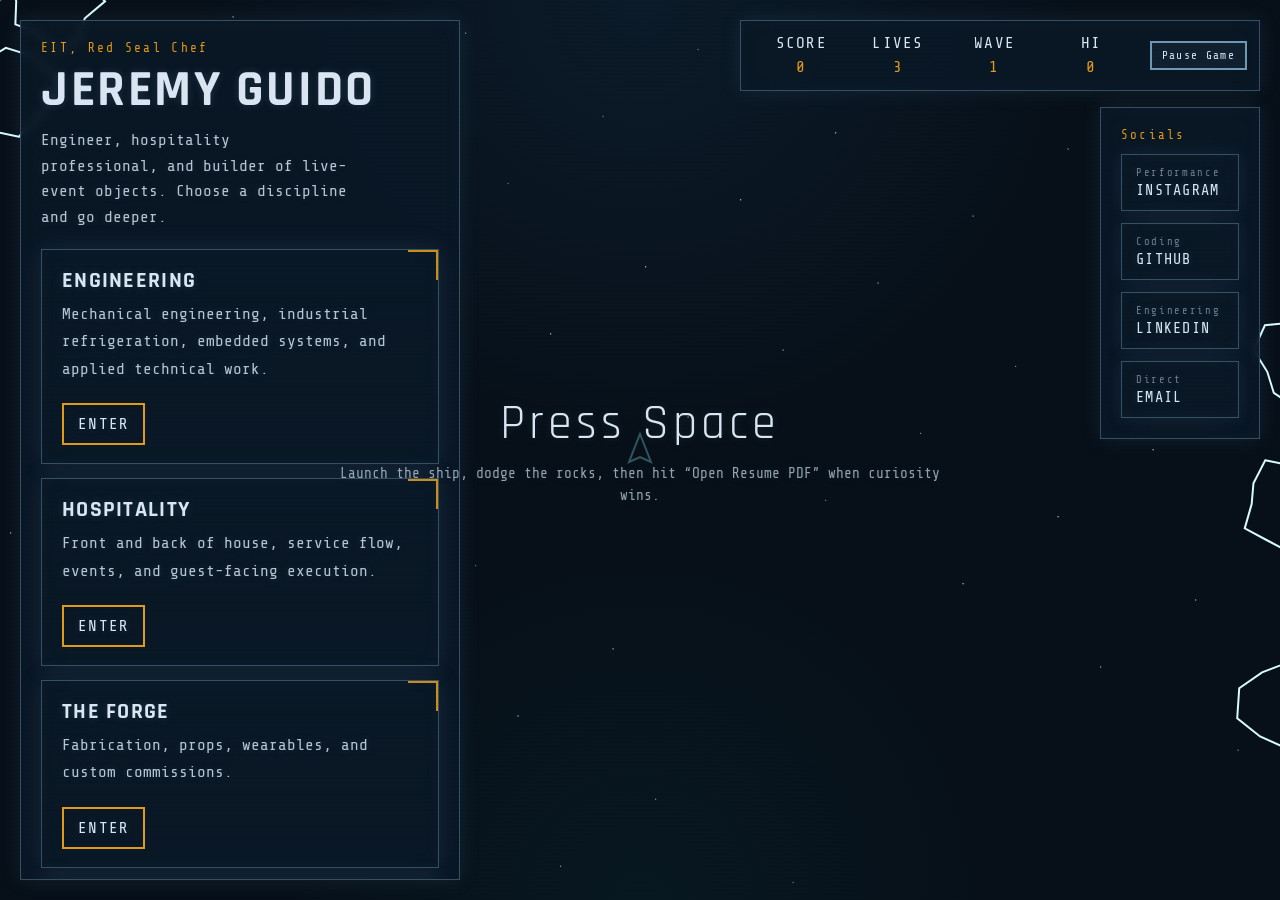
<file: index.html>
<!DOCTYPE html>
<html lang="en">
<head>
  <meta charset="UTF-8" />
  <meta name="viewport" content="width=device-width, initial-scale=1.0" />
  <title>Jeremy Guido | Retro Resume Arcade</title>

  <link href="https://fonts.googleapis.com/css2?family=Share+Tech+Mono&family=Rajdhani:wght@300;400;500;600&display=swap" rel="stylesheet">
  <link rel="stylesheet" href="./assets/css/tokens.css" />
  <link rel="stylesheet" href="./assets/css/base.css" />
  <link rel="stylesheet" href="./assets/css/page-index.css" />
</head>

<body class="scanlines site-index">
  <canvas id="game"></canvas>

  <div class="hud">
    <section class="panel">
      <div class="eyebrow">EIT, Red Seal Chef</div>
      <h1>JEREMY GUIDO</h1>

      <p>
        Engineer, hospitality professional, and builder of live-event objects.
        Choose a discipline and go deeper.
      </p>

      <div class="discipline-list">
        <article class="discipline-card engineering">
          <!-- <div class="discipline-code">DISCIPLINE_01</div> -->
          <h2>ENGINEERING</h2>
          <p>
            Mechanical engineering, industrial refrigeration, embedded systems, and applied technical work.
          </p>
          <a class="btn alt" href="./engineering/engineering.html">ENTER</a>
        </article>

        <article class="discipline-card hospitality">
          <!-- <div class="discipline-code">DISCIPLINE_02</div> -->
          <h2>HOSPITALITY</h2>
          <p>
            Front and back of house, service flow, events, and guest-facing execution.
          </p>
          <a class="btn alt" href="./hospitality/hospitality.html">ENTER</a>
        </article>

        <article class="discipline-card forge">
          <!-- <div class="discipline-code">DISCIPLINE_03</div> -->
          <h2>THE FORGE</h2>
          <p>
            Fabrication, props, wearables, and custom commissions.
          </p>
          <a class="btn alt" href="./forge/forge.html">ENTER</a>
        </article>

        <article class="discipline-card lab">
          <h2>THE LAB</h2>
          <p>
            Interactive physics simulations and control theory demonstrations. Pendulum dynamics, PID tuning, LQR control.
          </p>
          <a class="btn alt" href="./lab/lab.html">ENTER</a>
        </article>
      </div>


    </section>

<div class="right">
  <div class="topbar panel">
    <div>SCORE<br><span id="score">0</span></div>
    <div>LIVES<br><span id="lives">3</span></div>
    <div>WAVE<br><span id="wave">1</span></div>
    <div>HI<br><span id="highScore">0</span></div>

      <a class="btn hud-btn" href="#" id="togglePause">PAUSE</a>
  </div>

  <section class="contact-panel panel">
    <div class="contact-label">Socials</div>

    <div class="contact-list">
      <a class="contact-card" href="https://www.instagram.com/nopwron" target="_blank" rel="noopener noreferrer">
        <span class="contact-code">Performance</span>
        <span class="contact-name">INSTAGRAM</span>
      </a>

      <a class="contact-card" href="https://github.com/nopwron" target="_blank" rel="noopener noreferrer">
        <span class="contact-code">Coding</span>
        <span class="contact-name">GITHUB</span>
      </a>

      <a class="contact-card" href="https://www.linkedin.com/in/jeremy-guido" target="_blank" rel="noopener noreferrer">
        <span class="contact-code">Engineering</span>
        <span class="contact-name">LINKEDIN</span>
      </a>

      <a class="contact-card" href="mailto:jeremy.a.guido@gmail.com">
        <span class="contact-code">Direct</span>
        <span class="contact-name">EMAIL</span>
      </a>
    </div>
  </section>
</div>
  </div>

  <div id="centerMessage" class="center-message">
    <div>Press Space</div>
  </div>

  <script>
    if (!window.matchMedia("(max-width: 980px)").matches) {
      var s = document.createElement("script");
      s.src = "./assets/js/asteroids.js";
      document.body.appendChild(s);
    }
  </script>
</body>
</html>
</file>
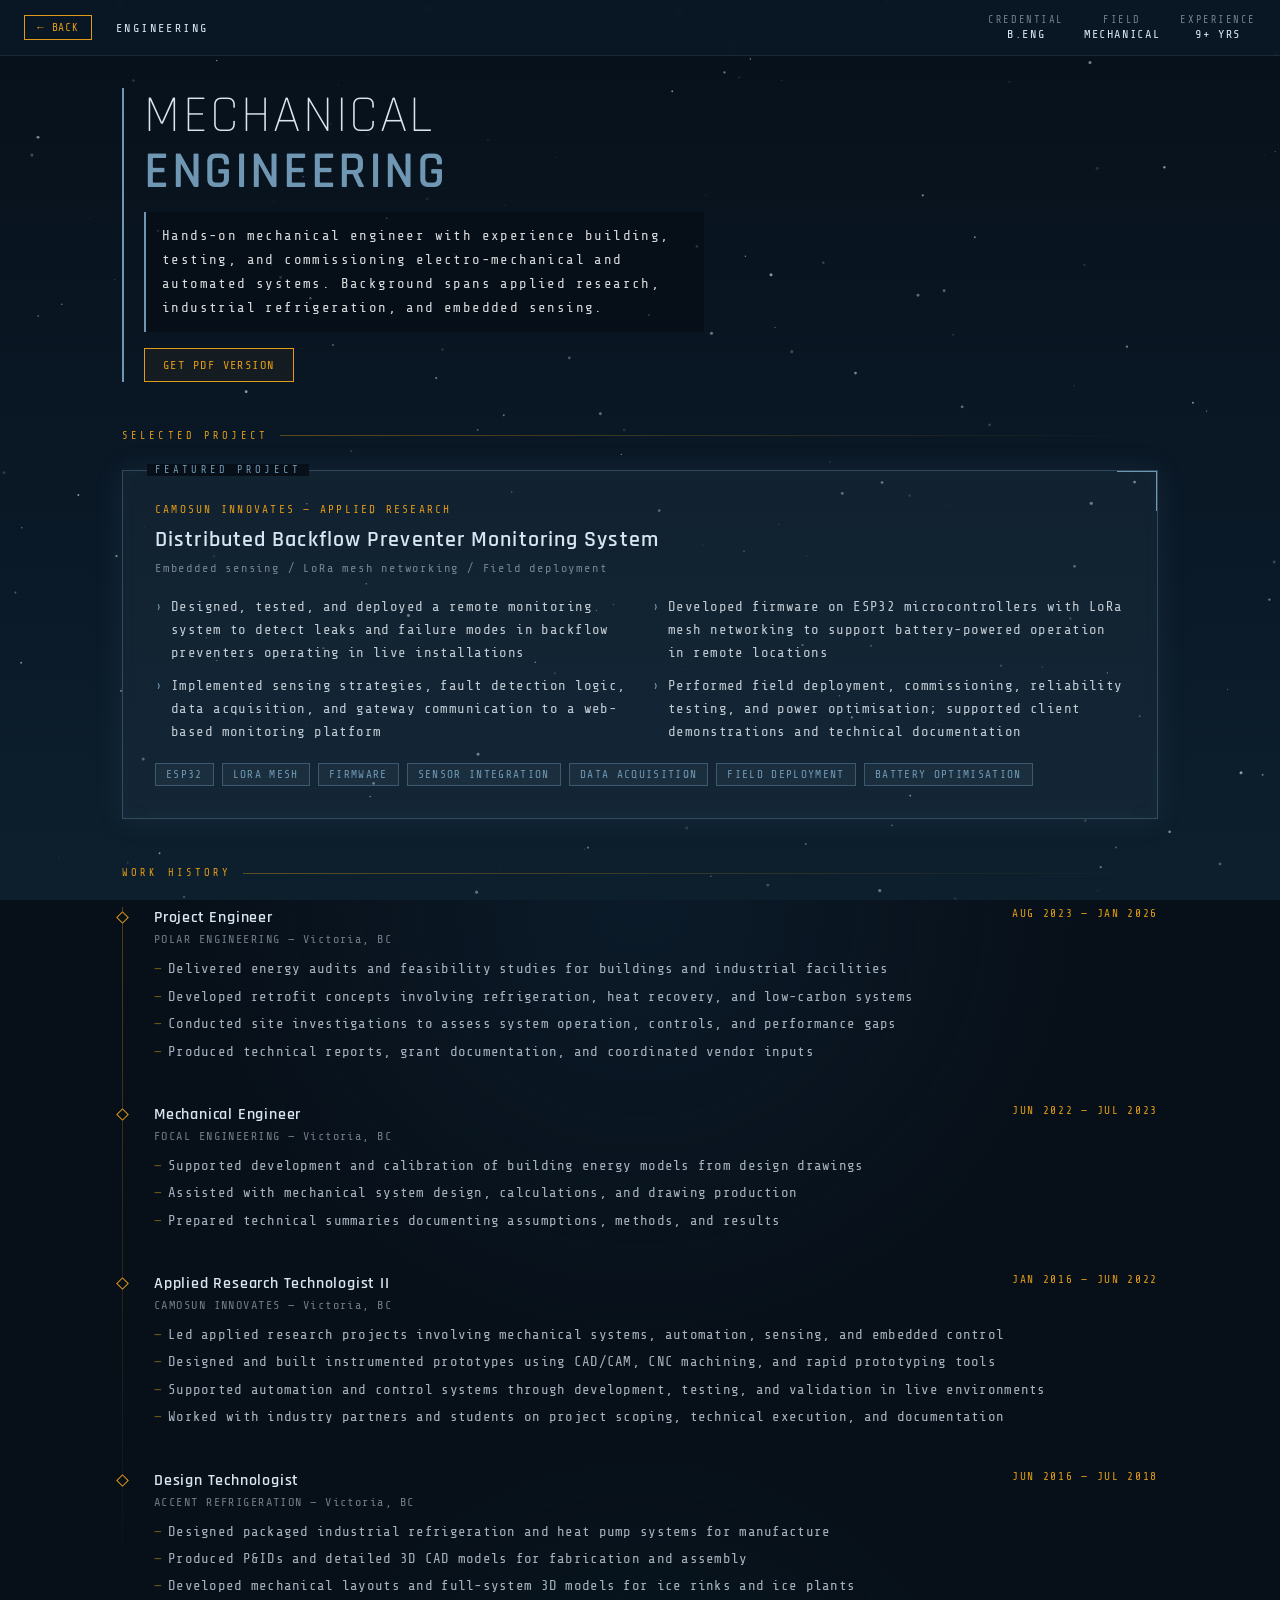
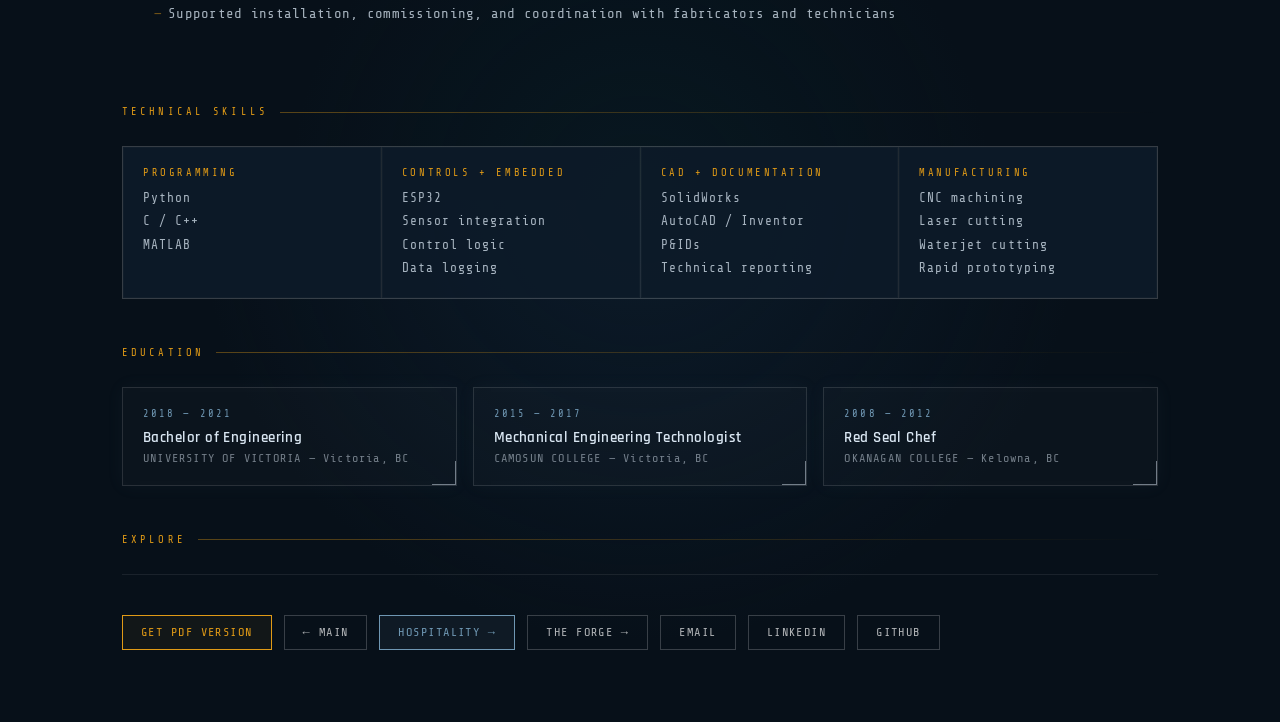
<file: engineering/engineering.html>
<!DOCTYPE html>
<html lang="en">
<head>
  <meta charset="UTF-8" />
  <meta name="viewport" content="width=device-width, initial-scale=1.0" />
  <title>ENGINEERING — Jeremy Guido</title>

  <link rel="preconnect" href="https://fonts.googleapis.com" />
  <link rel="preconnect" href="https://fonts.gstatic.com" crossorigin />
  <link href="https://fonts.googleapis.com/css2?family=Share+Tech+Mono&family=Rajdhani:wght@300;400;500;600&display=swap" rel="stylesheet" />

  <link rel="stylesheet" href="../assets/css/tokens.css" />
  <link rel="stylesheet" href="../assets/css/base.css" />
  <link rel="stylesheet" href="../assets/css/page-discipline.css" />
</head>
<body class="scanlines site-discipline discipline-engineering">
  <canvas id="stars" aria-hidden="true"></canvas>

  <nav class="hud-bar discipline-hud" aria-label="Page header">
    <div class="discipline-hud__left">
      <a href="../index.html" class="hud-back">← BACK</a>
      <span class="hud-title">ENGINEERING</span>
    </div>

    <div class="discipline-hud__right" aria-label="Quick stats">
      <div class="hud-stat">
        <span class="hud-stat-label">CREDENTIAL</span>
        <span class="hud-stat-value">B.ENG</span>
      </div>
      <div class="hud-stat">
        <span class="hud-stat-label">FIELD</span>
        <span class="hud-stat-value">MECHANICAL</span>
      </div>
      <div class="hud-stat">
        <span class="hud-stat-label">EXPERIENCE</span>
        <span class="hud-stat-value">9+ YRS</span>
      </div>
    </div>
  </nav>

  <main class="discipline-main">
    <header class="section-header">
      <!-- <span class="section-prefix">// DISCIPLINE_01</span> -->
      <h1 class="section-title">MECHANICAL<br /><span>ENGINEERING</span></h1>
      <p class="section-sub">
        Hands-on mechanical engineer with experience building, testing, and commissioning electro-mechanical and automated systems. Background spans applied research, industrial refrigeration, and embedded sensing.
      </p>

      <div class="header-actions">
        <a class="nav-btn nav-btn--primary" href="./resume.pdf" target="_blank" rel="noopener noreferrer" download>
          GET PDF VERSION
        </a>
      </div>
    </header>

    <div class="divider-label">
      <span>SELECTED PROJECT</span>
      <div class="divider-line"></div>
    </div>

    <section class="featured-project" aria-labelledby="featured-project-title">
      <div class="project-label">CAMOSUN INNOVATES — APPLIED RESEARCH</div>
      <h2 class="project-name" id="featured-project-title">Distributed Backflow Preventer Monitoring System</h2>
      <div class="project-org">Embedded sensing / LoRa mesh networking / Field deployment</div>

      <ul class="project-bullets">
        <li>Designed, tested, and deployed a remote monitoring system to detect leaks and failure modes in backflow preventers operating in live installations</li>
        <li>Developed firmware on ESP32 microcontrollers with LoRa mesh networking to support battery-powered operation in remote locations</li>
        <li>Implemented sensing strategies, fault detection logic, data acquisition, and gateway communication to a web-based monitoring platform</li>
        <li>Performed field deployment, commissioning, reliability testing, and power optimisation; supported client demonstrations and technical documentation</li>
      </ul>

      <div class="tech-tags" aria-label="Technology tags">
        <span class="tag">ESP32</span>
        <span class="tag">LORA MESH</span>
        <span class="tag">FIRMWARE</span>
        <span class="tag">SENSOR INTEGRATION</span>
        <span class="tag">DATA ACQUISITION</span>
        <span class="tag">FIELD DEPLOYMENT</span>
        <span class="tag">BATTERY OPTIMISATION</span>
      </div>
    </section>

    <div class="divider-label">
      <span>WORK HISTORY</span>
      <div class="divider-line"></div>
    </div>

    <section class="timeline" aria-label="Work history">
      <article class="timeline-item">
        <div class="timeline-meta">
          <span class="timeline-role">Project Engineer</span>
          <span class="timeline-date">AUG 2023 — JAN 2026</span>
        </div>
        <div class="timeline-org">POLAR ENGINEERING — Victoria, BC</div>
        <ul class="timeline-bullets">
          <li>Delivered energy audits and feasibility studies for buildings and industrial facilities</li>
          <li>Developed retrofit concepts involving refrigeration, heat recovery, and low-carbon systems</li>
          <li>Conducted site investigations to assess system operation, controls, and performance gaps</li>
          <li>Produced technical reports, grant documentation, and coordinated vendor inputs</li>
        </ul>
      </article>

      <article class="timeline-item">
        <div class="timeline-meta">
          <span class="timeline-role">Mechanical Engineer</span>
          <span class="timeline-date">JUN 2022 — JUL 2023</span>
        </div>
        <div class="timeline-org">FOCAL ENGINEERING — Victoria, BC</div>
        <ul class="timeline-bullets">
          <li>Supported development and calibration of building energy models from design drawings</li>
          <li>Assisted with mechanical system design, calculations, and drawing production</li>
          <li>Prepared technical summaries documenting assumptions, methods, and results</li>
        </ul>
      </article>

      <article class="timeline-item">
        <div class="timeline-meta">
          <span class="timeline-role">Applied Research Technologist II</span>
          <span class="timeline-date">JAN 2016 — JUN 2022</span>
        </div>
        <div class="timeline-org">CAMOSUN INNOVATES — Victoria, BC</div>
        <ul class="timeline-bullets">
          <li>Led applied research projects involving mechanical systems, automation, sensing, and embedded control</li>
          <li>Designed and built instrumented prototypes using CAD/CAM, CNC machining, and rapid prototyping tools</li>
          <li>Supported automation and control systems through development, testing, and validation in live environments</li>
          <li>Worked with industry partners and students on project scoping, technical execution, and documentation</li>
        </ul>
      </article>

      <article class="timeline-item">
        <div class="timeline-meta">
          <span class="timeline-role">Design Technologist</span>
          <span class="timeline-date">JUN 2016 — JUL 2018</span>
        </div>
        <div class="timeline-org">ACCENT REFRIGERATION — Victoria, BC</div>
        <ul class="timeline-bullets">
          <li>Designed packaged industrial refrigeration and heat pump systems for manufacture</li>
          <li>Produced P&amp;IDs and detailed 3D CAD models for fabrication and assembly</li>
          <li>Developed mechanical layouts and full-system 3D models for ice rinks and ice plants</li>
          <li>Supported installation, commissioning, and coordination with fabricators and technicians</li>
        </ul>
      </article>
    </section>

    <div class="divider-label">
      <span>TECHNICAL SKILLS</span>
      <div class="divider-line"></div>
    </div>

    <section class="skills-grid" aria-label="Technical skills">
      <div class="skill-cell">
        <span class="skill-cell-label">PROGRAMMING</span>
        <div class="skill-items">
          <span class="skill-item">Python</span>
          <span class="skill-item">C / C++</span>
          <span class="skill-item">MATLAB</span>
        </div>
      </div>

      <div class="skill-cell">
        <span class="skill-cell-label">CONTROLS + EMBEDDED</span>
        <div class="skill-items">
          <span class="skill-item">ESP32</span>
          <span class="skill-item">Sensor integration</span>
          <span class="skill-item">Control logic</span>
          <span class="skill-item">Data logging</span>
        </div>
      </div>

      <div class="skill-cell">
        <span class="skill-cell-label">CAD + DOCUMENTATION</span>
        <div class="skill-items">
          <span class="skill-item">SolidWorks</span>
          <span class="skill-item">AutoCAD / Inventor</span>
          <span class="skill-item">P&amp;IDs</span>
          <span class="skill-item">Technical reporting</span>
        </div>
      </div>

      <div class="skill-cell">
        <span class="skill-cell-label">MANUFACTURING</span>
        <div class="skill-items">
          <span class="skill-item">CNC machining</span>
          <span class="skill-item">Laser cutting</span>
          <span class="skill-item">Waterjet cutting</span>
          <span class="skill-item">Rapid prototyping</span>
        </div>
      </div>
    </section>

    <div class="divider-label">
      <span>EDUCATION</span>
      <div class="divider-line"></div>
    </div>

    <section class="edu-grid" aria-label="Education">
      <article class="edu-card">
        <span class="edu-year">2018 — 2021</span>
        <div class="edu-degree">Bachelor of Engineering</div>
        <div class="edu-school">UNIVERSITY OF VICTORIA — Victoria, BC</div>
      </article>

      <article class="edu-card">
        <span class="edu-year">2015 — 2017</span>
        <div class="edu-degree">Mechanical Engineering Technologist</div>
        <div class="edu-school">CAMOSUN COLLEGE — Victoria, BC</div>
      </article>

      <article class="edu-card">
        <span class="edu-year">2008 — 2012</span>
        <div class="edu-degree">Red Seal Chef</div>
        <div class="edu-school">OKANAGAN COLLEGE — Kelowna, BC</div>
      </article>
    </section>

    <div class="divider-label">
      <span>EXPLORE</span>
      <div class="divider-line"></div>
    </div>

    <nav class="footer-nav" aria-label="Footer navigation">
      <a class="nav-btn nav-btn--primary" href="./resume.pdf" target="_blank" rel="noopener noreferrer" download>
        GET PDF VERSION
      </a>
      <a href="../index.html" class="nav-btn">← MAIN</a>
      <a href="../hospitality/hospitality.html" class="nav-btn nav-btn--accent">HOSPITALITY →</a>
      <a href="../forge/forge.html" class="nav-btn">THE FORGE →</a>
      <a href="mailto:jeremy.a.guido@gmail.com" class="nav-btn">EMAIL</a>
      <a href="https://www.linkedin.com/in/jeremy-guido" target="_blank" rel="noopener noreferrer" class="nav-btn">LINKEDIN</a>
      <a href="https://github.com/nopwron" target="_blank" rel="noopener noreferrer" class="nav-btn">GITHUB</a>
    </nav>
  </main>

  <script src="../assets/js/stars.js"></script>
  <script>
    const d = new Date();
    const stamp = d.getFullYear().toString() +
      String(d.getMonth() + 1).padStart(2, '0') +
      String(d.getDate()).padStart(2, '0');
    document.querySelectorAll('a[download][href="./resume.pdf"]').forEach(a => {
      a.download = stamp + '-JGResume.pdf';
    });
  </script>
</body>
</html>
</file>
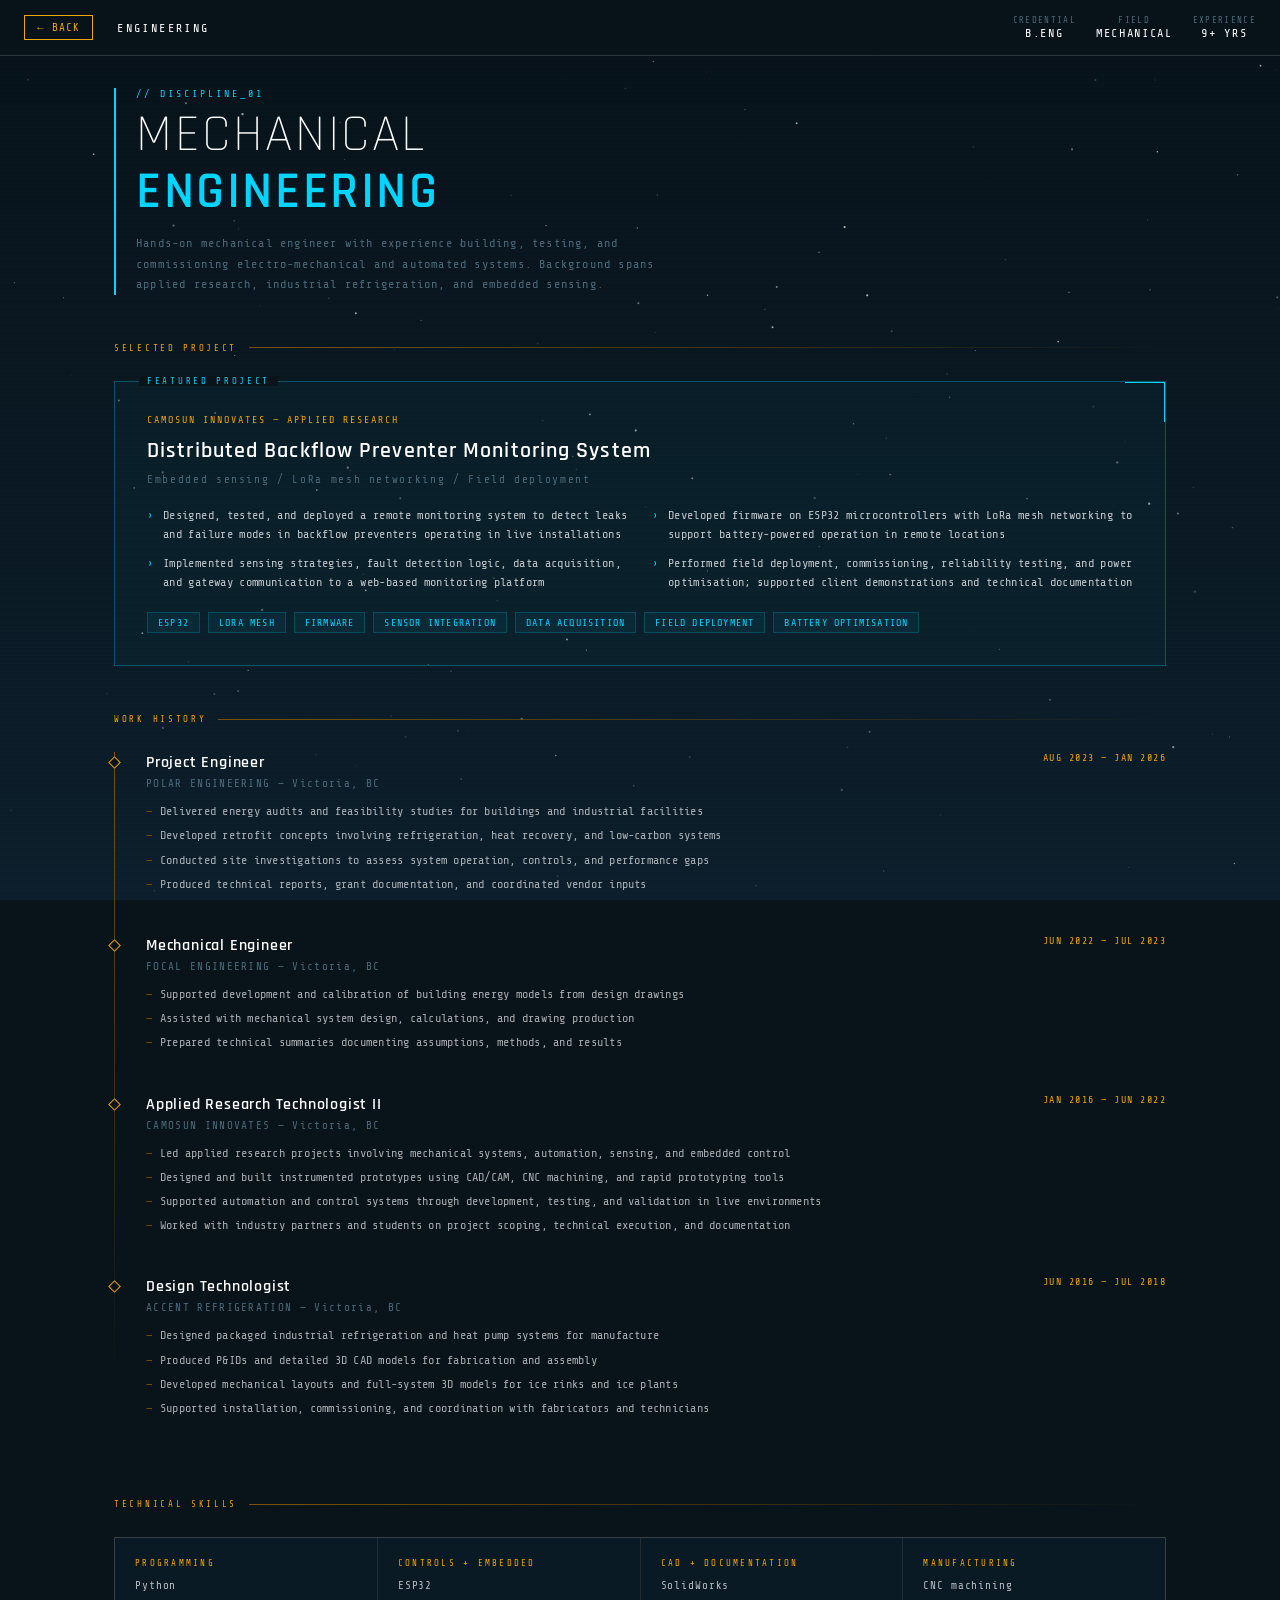
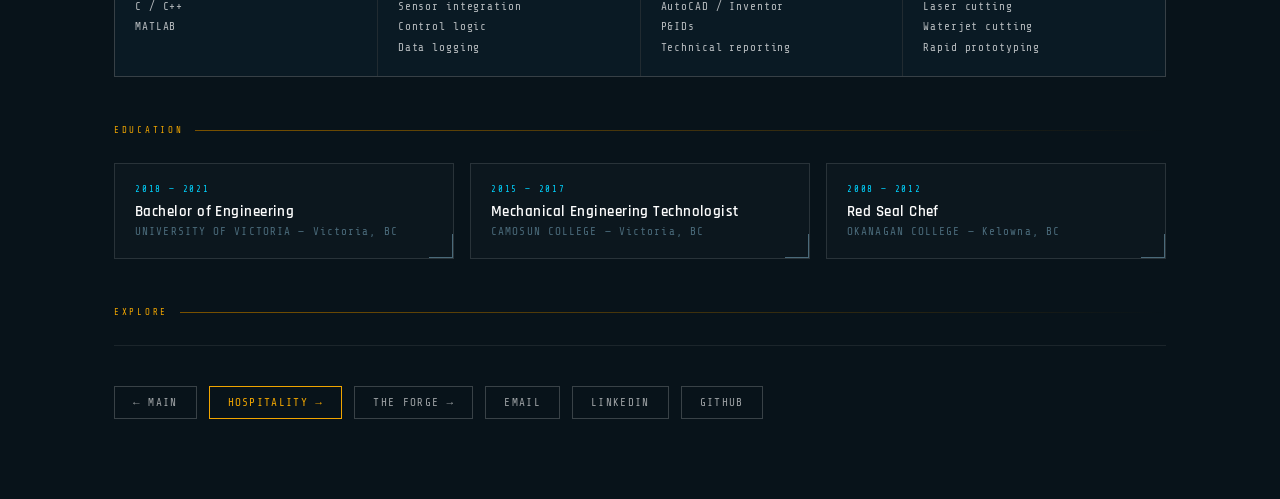
<file: enginnering/engineering.html>
<!DOCTYPE html>
<html lang="en">
<head>
<meta charset="UTF-8">
<meta name="viewport" content="width=device-width, initial-scale=1.0">
<title>ENGINEERING — Jeremy Guido</title>
<link href="https://fonts.googleapis.com/css2?family=Share+Tech+Mono&family=Rajdhani:wght@300;400;500;600&display=swap" rel="stylesheet">
<style>
  :root {
    --bg:        #08131a;
    --bg2:       #0d1f2d;
    --bg3:       #0a1a24;
    --amber:     #f0a500;
    --amber-dim: #7a5200;
    --cyan:      #00d4ff;
    --cyan-dim:  #004d5e;
    --white:     #ffffff;
    --dim:       #4a6a7a;
    --mono:      'Share Tech Mono', 'Courier New', monospace;
    --sans:      'Rajdhani', sans-serif;
  }

  *, *::before, *::after { box-sizing: border-box; margin: 0; padding: 0; }

  html { scroll-behavior: smooth; }

  body {
    background: var(--bg);
    color: var(--white);
    font-family: var(--mono);
    min-height: 100vh;
    overflow-x: hidden;
  }

  /* ── STAR FIELD ── */
  #stars {
    position: fixed;
    inset: 0;
    pointer-events: none;
    z-index: 0;
  }

  /* ── SCAN LINE OVERLAY ── */
  body::after {
    content: '';
    position: fixed;
    inset: 0;
    background: repeating-linear-gradient(
      0deg,
      transparent,
      transparent 2px,
      rgba(0,0,0,0.03) 2px,
      rgba(0,0,0,0.03) 4px
    );
    pointer-events: none;
    z-index: 1;
  }

  /* ── HUD BAR ── */
  .hud {
    position: fixed;
    top: 0; left: 0; right: 0;
    height: 56px;
    border-bottom: 1px solid rgba(255,255,255,0.15);
    background: rgba(8,19,26,0.92);
    backdrop-filter: blur(4px);
    display: flex;
    align-items: center;
    justify-content: space-between;
    padding: 0 24px;
    z-index: 100;
    font-size: 11px;
    letter-spacing: 0.15em;
  }

  .hud-left {
    display: flex;
    align-items: center;
    gap: 24px;
  }

  .hud-back {
    color: var(--amber);
    text-decoration: none;
    letter-spacing: 0.1em;
    font-size: 11px;
    border: 1px solid var(--amber);
    padding: 5px 12px;
    transition: background 0.2s, color 0.2s;
  }
  .hud-back:hover { background: var(--amber); color: var(--bg); }

  .hud-title {
    color: var(--white);
    letter-spacing: 0.2em;
    font-size: 12px;
  }

  .hud-right {
    display: flex;
    gap: 20px;
    align-items: center;
  }

  .hud-stat {
    text-align: center;
  }
  .hud-stat-label {
    color: var(--dim);
    font-size: 9px;
    letter-spacing: 0.15em;
    display: block;
  }
  .hud-stat-value {
    color: var(--white);
    font-size: 12px;
    display: block;
    margin-top: 1px;
  }

  /* ── MAIN LAYOUT ── */
  .main {
    position: relative;
    z-index: 2;
    padding: 88px 0 80px;
    max-width: 1100px;
    margin: 0 auto;
    padding-left: 24px;
    padding-right: 24px;
  }

  /* ── SECTION HEADER ── */
  .section-header {
    margin-bottom: 48px;
    position: relative;
    padding-left: 20px;
    border-left: 2px solid var(--cyan);
  }

  .section-prefix {
    color: var(--cyan);
    font-size: 10px;
    letter-spacing: 0.3em;
    display: block;
    margin-bottom: 8px;
  }

  .section-title {
    font-family: var(--sans);
    font-size: clamp(32px, 5vw, 52px);
    font-weight: 300;
    letter-spacing: 0.05em;
    color: var(--white);
    line-height: 1.1;
  }

  .section-title span {
    color: var(--cyan);
    font-weight: 600;
  }

  .section-sub {
    margin-top: 12px;
    color: var(--dim);
    font-size: 12px;
    letter-spacing: 0.1em;
    max-width: 520px;
    line-height: 1.7;
  }

  /* ── GRID RULE ── */
  .rule {
    width: 100%;
    height: 1px;
    background: linear-gradient(90deg, var(--cyan-dim), transparent);
    margin: 40px 0;
  }

  /* ── FEATURED PROJECT ── */
  .featured-project {
    border: 1px solid rgba(0, 212, 255, 0.3);
    background: rgba(0,212,255,0.03);
    padding: 32px;
    position: relative;
    margin-bottom: 48px;
  }

  .featured-project::before {
    content: 'FEATURED PROJECT';
    position: absolute;
    top: -1px; left: 24px;
    background: var(--bg);
    color: var(--cyan);
    font-size: 9px;
    letter-spacing: 0.3em;
    padding: 0 8px;
    transform: translateY(-50%);
  }

  .featured-project::after {
    content: '';
    position: absolute;
    top: 0; right: 0;
    width: 40px; height: 40px;
    border-top: 1px solid var(--cyan);
    border-right: 1px solid var(--cyan);
  }

  .project-label {
    font-size: 10px;
    letter-spacing: 0.2em;
    color: var(--amber);
    margin-bottom: 12px;
  }

  .project-name {
    font-family: var(--sans);
    font-size: 22px;
    font-weight: 600;
    color: var(--white);
    letter-spacing: 0.05em;
    margin-bottom: 8px;
  }

  .project-org {
    font-size: 11px;
    color: var(--dim);
    letter-spacing: 0.15em;
    margin-bottom: 20px;
  }

  .project-bullets {
    list-style: none;
    display: grid;
    grid-template-columns: 1fr 1fr;
    gap: 10px 24px;
  }

  @media (max-width: 600px) {
    .project-bullets { grid-template-columns: 1fr; }
  }

  .project-bullets li {
    font-size: 12px;
    color: rgba(255,255,255,0.75);
    padding-left: 16px;
    position: relative;
    line-height: 1.6;
    letter-spacing: 0.03em;
  }

  .project-bullets li::before {
    content: '›';
    position: absolute;
    left: 0;
    color: var(--cyan);
  }

  .tech-tags {
    display: flex;
    flex-wrap: wrap;
    gap: 8px;
    margin-top: 20px;
  }

  .tag {
    font-size: 10px;
    letter-spacing: 0.12em;
    padding: 4px 10px;
    border: 1px solid var(--cyan-dim);
    color: var(--cyan);
    background: rgba(0,212,255,0.05);
  }

  /* ── EXPERIENCE TIMELINE ── */
  .timeline {
    position: relative;
  }

  .timeline::before {
    content: '';
    position: absolute;
    left: 0;
    top: 0; bottom: 0;
    width: 1px;
    background: linear-gradient(180deg, var(--amber-dim), transparent 90%);
  }

  .timeline-item {
    padding-left: 32px;
    padding-bottom: 36px;
    position: relative;
  }

  .timeline-item::before {
    content: '';
    position: absolute;
    left: -4px;
    top: 6px;
    width: 9px; height: 9px;
    border: 1px solid var(--amber);
    background: var(--bg);
    transform: rotate(45deg);
  }

  .timeline-meta {
    display: flex;
    justify-content: space-between;
    align-items: flex-start;
    flex-wrap: wrap;
    gap: 4px;
    margin-bottom: 4px;
  }

  .timeline-role {
    font-family: var(--sans);
    font-size: 16px;
    font-weight: 600;
    color: var(--white);
    letter-spacing: 0.05em;
  }

  .timeline-date {
    font-size: 10px;
    color: var(--amber);
    letter-spacing: 0.15em;
  }

  .timeline-org {
    font-size: 11px;
    color: var(--dim);
    letter-spacing: 0.12em;
    margin-bottom: 12px;
  }

  .timeline-bullets {
    list-style: none;
  }

  .timeline-bullets li {
    font-size: 12px;
    color: rgba(255,255,255,0.65);
    padding-left: 14px;
    position: relative;
    margin-bottom: 5px;
    line-height: 1.6;
    letter-spacing: 0.02em;
  }

  .timeline-bullets li::before {
    content: '—';
    position: absolute;
    left: 0;
    color: var(--amber-dim);
  }

  /* ── SKILLS GRID ── */
  .skills-grid {
    display: grid;
    grid-template-columns: repeat(auto-fit, minmax(200px, 1fr));
    gap: 1px;
    border: 1px solid rgba(255,255,255,0.1);
    background: rgba(255,255,255,0.1);
    margin-bottom: 48px;
  }

  .skill-cell {
    background: var(--bg3);
    padding: 20px;
  }

  .skill-cell-label {
    font-size: 9px;
    letter-spacing: 0.25em;
    color: var(--amber);
    margin-bottom: 10px;
    display: block;
  }

  .skill-items {
    display: flex;
    flex-direction: column;
    gap: 4px;
  }

  .skill-item {
    font-size: 11px;
    color: rgba(255,255,255,0.7);
    letter-spacing: 0.08em;
    line-height: 1.5;
  }

  /* ── EDUCATION STRIP ── */
  .edu-grid {
    display: grid;
    grid-template-columns: repeat(auto-fit, minmax(220px, 1fr));
    gap: 16px;
    margin-bottom: 48px;
  }

  .edu-card {
    border: 1px solid rgba(255,255,255,0.12);
    padding: 20px;
    position: relative;
    background: rgba(255,255,255,0.02);
  }

  .edu-card::after {
    content: '';
    position: absolute;
    bottom: 0; right: 0;
    width: 24px; height: 24px;
    border-bottom: 1px solid var(--dim);
    border-right: 1px solid var(--dim);
  }

  .edu-year {
    font-size: 9px;
    letter-spacing: 0.2em;
    color: var(--cyan);
    margin-bottom: 8px;
    display: block;
  }

  .edu-degree {
    font-family: var(--sans);
    font-size: 15px;
    font-weight: 600;
    color: var(--white);
    margin-bottom: 4px;
    letter-spacing: 0.03em;
  }

  .edu-school {
    font-size: 11px;
    color: var(--dim);
    letter-spacing: 0.1em;
  }

  /* ── SECTION DIVIDER LABEL ── */
  .divider-label {
    display: flex;
    align-items: center;
    gap: 12px;
    margin: 40px 0 28px;
  }

  .divider-label span {
    font-size: 9px;
    letter-spacing: 0.3em;
    color: var(--amber);
    white-space: nowrap;
  }

  .divider-line {
    flex: 1;
    height: 1px;
    background: linear-gradient(90deg, var(--amber-dim), transparent);
  }

  /* ── FOOTER NAV ── */
  .footer-nav {
    display: flex;
    gap: 12px;
    flex-wrap: wrap;
    padding-top: 40px;
    border-top: 1px solid rgba(255,255,255,0.08);
  }

  .nav-btn {
    font-family: var(--mono);
    font-size: 11px;
    letter-spacing: 0.12em;
    padding: 9px 18px;
    text-decoration: none;
    border: 1px solid rgba(255,255,255,0.2);
    color: rgba(255,255,255,0.6);
    background: transparent;
    transition: all 0.2s;
    cursor: pointer;
  }
  .nav-btn:hover {
    border-color: var(--white);
    color: var(--white);
  }
  .nav-btn.amber {
    border-color: var(--amber);
    color: var(--amber);
  }
  .nav-btn.amber:hover {
    background: var(--amber);
    color: var(--bg);
  }
</style>
</head>
<body>

<canvas id="stars"></canvas>

<!-- HUD -->
<nav class="hud">
  <div class="hud-left">
    <a href="../" class="hud-back">← BACK</a>
    <span class="hud-title">ENGINEERING</span>
  </div>
  <div class="hud-right">
    <div class="hud-stat">
      <span class="hud-stat-label">CREDENTIAL</span>
      <span class="hud-stat-value">B.ENG</span>
    </div>
    <div class="hud-stat">
      <span class="hud-stat-label">FIELD</span>
      <span class="hud-stat-value">MECHANICAL</span>
    </div>
    <div class="hud-stat">
      <span class="hud-stat-label">EXPERIENCE</span>
      <span class="hud-stat-value">9+ YRS</span>
    </div>
  </div>
</nav>

<!-- MAIN -->
<main class="main">

  <!-- HEADER -->
  <header class="section-header">
    <span class="section-prefix">// DISCIPLINE_01</span>
    <h1 class="section-title">MECHANICAL<br><span>ENGINEERING</span></h1>
    <p class="section-sub">
      Hands-on mechanical engineer with experience building, testing, and commissioning electro-mechanical and automated systems. Background spans applied research, industrial refrigeration, and embedded sensing.
    </p>
  </header>

  <!-- FEATURED PROJECT -->
  <div class="divider-label">
    <span>SELECTED PROJECT</span>
    <div class="divider-line"></div>
  </div>

  <div class="featured-project">
    <div class="project-label">CAMOSUN INNOVATES — APPLIED RESEARCH</div>
    <div class="project-name">Distributed Backflow Preventer Monitoring System</div>
    <div class="project-org">Embedded sensing / LoRa mesh networking / Field deployment</div>
    <ul class="project-bullets">
      <li>Designed, tested, and deployed a remote monitoring system to detect leaks and failure modes in backflow preventers operating in live installations</li>
      <li>Developed firmware on ESP32 microcontrollers with LoRa mesh networking to support battery-powered operation in remote locations</li>
      <li>Implemented sensing strategies, fault detection logic, data acquisition, and gateway communication to a web-based monitoring platform</li>
      <li>Performed field deployment, commissioning, reliability testing, and power optimisation; supported client demonstrations and technical documentation</li>
    </ul>
    <div class="tech-tags">
      <span class="tag">ESP32</span>
      <span class="tag">LORA MESH</span>
      <span class="tag">FIRMWARE</span>
      <span class="tag">SENSOR INTEGRATION</span>
      <span class="tag">DATA ACQUISITION</span>
      <span class="tag">FIELD DEPLOYMENT</span>
      <span class="tag">BATTERY OPTIMISATION</span>
    </div>
  </div>

  <!-- EXPERIENCE -->
  <div class="divider-label">
    <span>WORK HISTORY</span>
    <div class="divider-line"></div>
  </div>

  <div class="timeline">

    <div class="timeline-item">
      <div class="timeline-meta">
        <span class="timeline-role">Project Engineer</span>
        <span class="timeline-date">AUG 2023 — JAN 2026</span>
      </div>
      <div class="timeline-org">POLAR ENGINEERING — Victoria, BC</div>
      <ul class="timeline-bullets">
        <li>Delivered energy audits and feasibility studies for buildings and industrial facilities</li>
        <li>Developed retrofit concepts involving refrigeration, heat recovery, and low-carbon systems</li>
        <li>Conducted site investigations to assess system operation, controls, and performance gaps</li>
        <li>Produced technical reports, grant documentation, and coordinated vendor inputs</li>
      </ul>
    </div>

    <div class="timeline-item">
      <div class="timeline-meta">
        <span class="timeline-role">Mechanical Engineer</span>
        <span class="timeline-date">JUN 2022 — JUL 2023</span>
      </div>
      <div class="timeline-org">FOCAL ENGINEERING — Victoria, BC</div>
      <ul class="timeline-bullets">
        <li>Supported development and calibration of building energy models from design drawings</li>
        <li>Assisted with mechanical system design, calculations, and drawing production</li>
        <li>Prepared technical summaries documenting assumptions, methods, and results</li>
      </ul>
    </div>

    <div class="timeline-item">
      <div class="timeline-meta">
        <span class="timeline-role">Applied Research Technologist II</span>
        <span class="timeline-date">JAN 2016 — JUN 2022</span>
      </div>
      <div class="timeline-org">CAMOSUN INNOVATES — Victoria, BC</div>
      <ul class="timeline-bullets">
        <li>Led applied research projects involving mechanical systems, automation, sensing, and embedded control</li>
        <li>Designed and built instrumented prototypes using CAD/CAM, CNC machining, and rapid prototyping tools</li>
        <li>Supported automation and control systems through development, testing, and validation in live environments</li>
        <li>Worked with industry partners and students on project scoping, technical execution, and documentation</li>
      </ul>
    </div>

    <div class="timeline-item">
      <div class="timeline-meta">
        <span class="timeline-role">Design Technologist</span>
        <span class="timeline-date">JUN 2016 — JUL 2018</span>
      </div>
      <div class="timeline-org">ACCENT REFRIGERATION — Victoria, BC</div>
      <ul class="timeline-bullets">
        <li>Designed packaged industrial refrigeration and heat pump systems for manufacture</li>
        <li>Produced P&IDs and detailed 3D CAD models for fabrication and assembly</li>
        <li>Developed mechanical layouts and full-system 3D models for ice rinks and ice plants</li>
        <li>Supported installation, commissioning, and coordination with fabricators and technicians</li>
      </ul>
    </div>

  </div>

  <!-- SKILLS -->
  <div class="divider-label">
    <span>TECHNICAL SKILLS</span>
    <div class="divider-line"></div>
  </div>

  <div class="skills-grid">
    <div class="skill-cell">
      <span class="skill-cell-label">PROGRAMMING</span>
      <div class="skill-items">
        <span class="skill-item">Python</span>
        <span class="skill-item">C / C++</span>
        <span class="skill-item">MATLAB</span>
      </div>
    </div>
    <div class="skill-cell">
      <span class="skill-cell-label">CONTROLS + EMBEDDED</span>
      <div class="skill-items">
        <span class="skill-item">ESP32</span>
        <span class="skill-item">Sensor integration</span>
        <span class="skill-item">Control logic</span>
        <span class="skill-item">Data logging</span>
      </div>
    </div>
    <div class="skill-cell">
      <span class="skill-cell-label">CAD + DOCUMENTATION</span>
      <div class="skill-items">
        <span class="skill-item">SolidWorks</span>
        <span class="skill-item">AutoCAD / Inventor</span>
        <span class="skill-item">P&IDs</span>
        <span class="skill-item">Technical reporting</span>
      </div>
    </div>
    <div class="skill-cell">
      <span class="skill-cell-label">MANUFACTURING</span>
      <div class="skill-items">
        <span class="skill-item">CNC machining</span>
        <span class="skill-item">Laser cutting</span>
        <span class="skill-item">Waterjet cutting</span>
        <span class="skill-item">Rapid prototyping</span>
      </div>
    </div>
  </div>

  <!-- EDUCATION -->
  <div class="divider-label">
    <span>EDUCATION</span>
    <div class="divider-line"></div>
  </div>

  <div class="edu-grid">
    <div class="edu-card">
      <span class="edu-year">2018 — 2021</span>
      <div class="edu-degree">Bachelor of Engineering</div>
      <div class="edu-school">UNIVERSITY OF VICTORIA — Victoria, BC</div>
    </div>
    <div class="edu-card">
      <span class="edu-year">2015 — 2017</span>
      <div class="edu-degree">Mechanical Engineering Technologist</div>
      <div class="edu-school">CAMOSUN COLLEGE — Victoria, BC</div>
    </div>
    <div class="edu-card">
      <span class="edu-year">2008 — 2012</span>
      <div class="edu-degree">Red Seal Chef</div>
      <div class="edu-school">OKANAGAN COLLEGE — Kelowna, BC</div>
    </div>
  </div>

  <!-- FOOTER NAV -->
  <div class="divider-label">
    <span>EXPLORE</span>
    <div class="divider-line"></div>
  </div>

  <nav class="footer-nav">
    <a href="../" class="nav-btn">← MAIN</a>
    <a href="../hospitality" class="nav-btn amber">HOSPITALITY →</a>
    <a href="../forge" class="nav-btn">THE FORGE →</a>
    <a href="mailto:jeremy.a.guido@gmail.com" class="nav-btn">EMAIL</a>
    <a href="https://www.linkedin.com/in/jeremy-guido" target="_blank" class="nav-btn">LINKEDIN</a>
    <a href="https://github.com/nopwron" target="_blank" class="nav-btn">GITHUB</a>
  </nav>

</main>

<script>
const canvas = document.getElementById('stars');
const ctx = canvas.getContext('2d');
let stars = [];

function resize() {
  canvas.width = window.innerWidth;
  canvas.height = window.innerHeight;
}

function initStars() {
  stars = [];
  const count = Math.floor((canvas.width * canvas.height) / 6000);
  for (let i = 0; i < count; i++) {
    stars.push({
      x: Math.random() * canvas.width,
      y: Math.random() * canvas.height,
      r: Math.random() * 1.2,
      a: Math.random() * 0.6 + 0.1,
      speed: Math.random() * 0.08 + 0.01
    });
  }
}

function drawStars() {
  ctx.clearRect(0, 0, canvas.width, canvas.height);
  const grad = ctx.createLinearGradient(0, 0, 0, canvas.height);
  grad.addColorStop(0, '#08131a');
  grad.addColorStop(1, '#0d1f2d');
  ctx.fillStyle = grad;
  ctx.fillRect(0, 0, canvas.width, canvas.height);

  stars.forEach(s => {
    ctx.beginPath();
    ctx.arc(s.x, s.y, s.r, 0, Math.PI * 2);
    ctx.fillStyle = `rgba(255,255,255,${s.a})`;
    ctx.fill();
    s.y -= s.speed;
    if (s.y < 0) { s.y = canvas.height; s.x = Math.random() * canvas.width; }
  });

  requestAnimationFrame(drawStars);
}

resize();
initStars();
drawStars();
window.addEventListener('resize', () => { resize(); initStars(); });
</script>
</body>
</html>
</file>
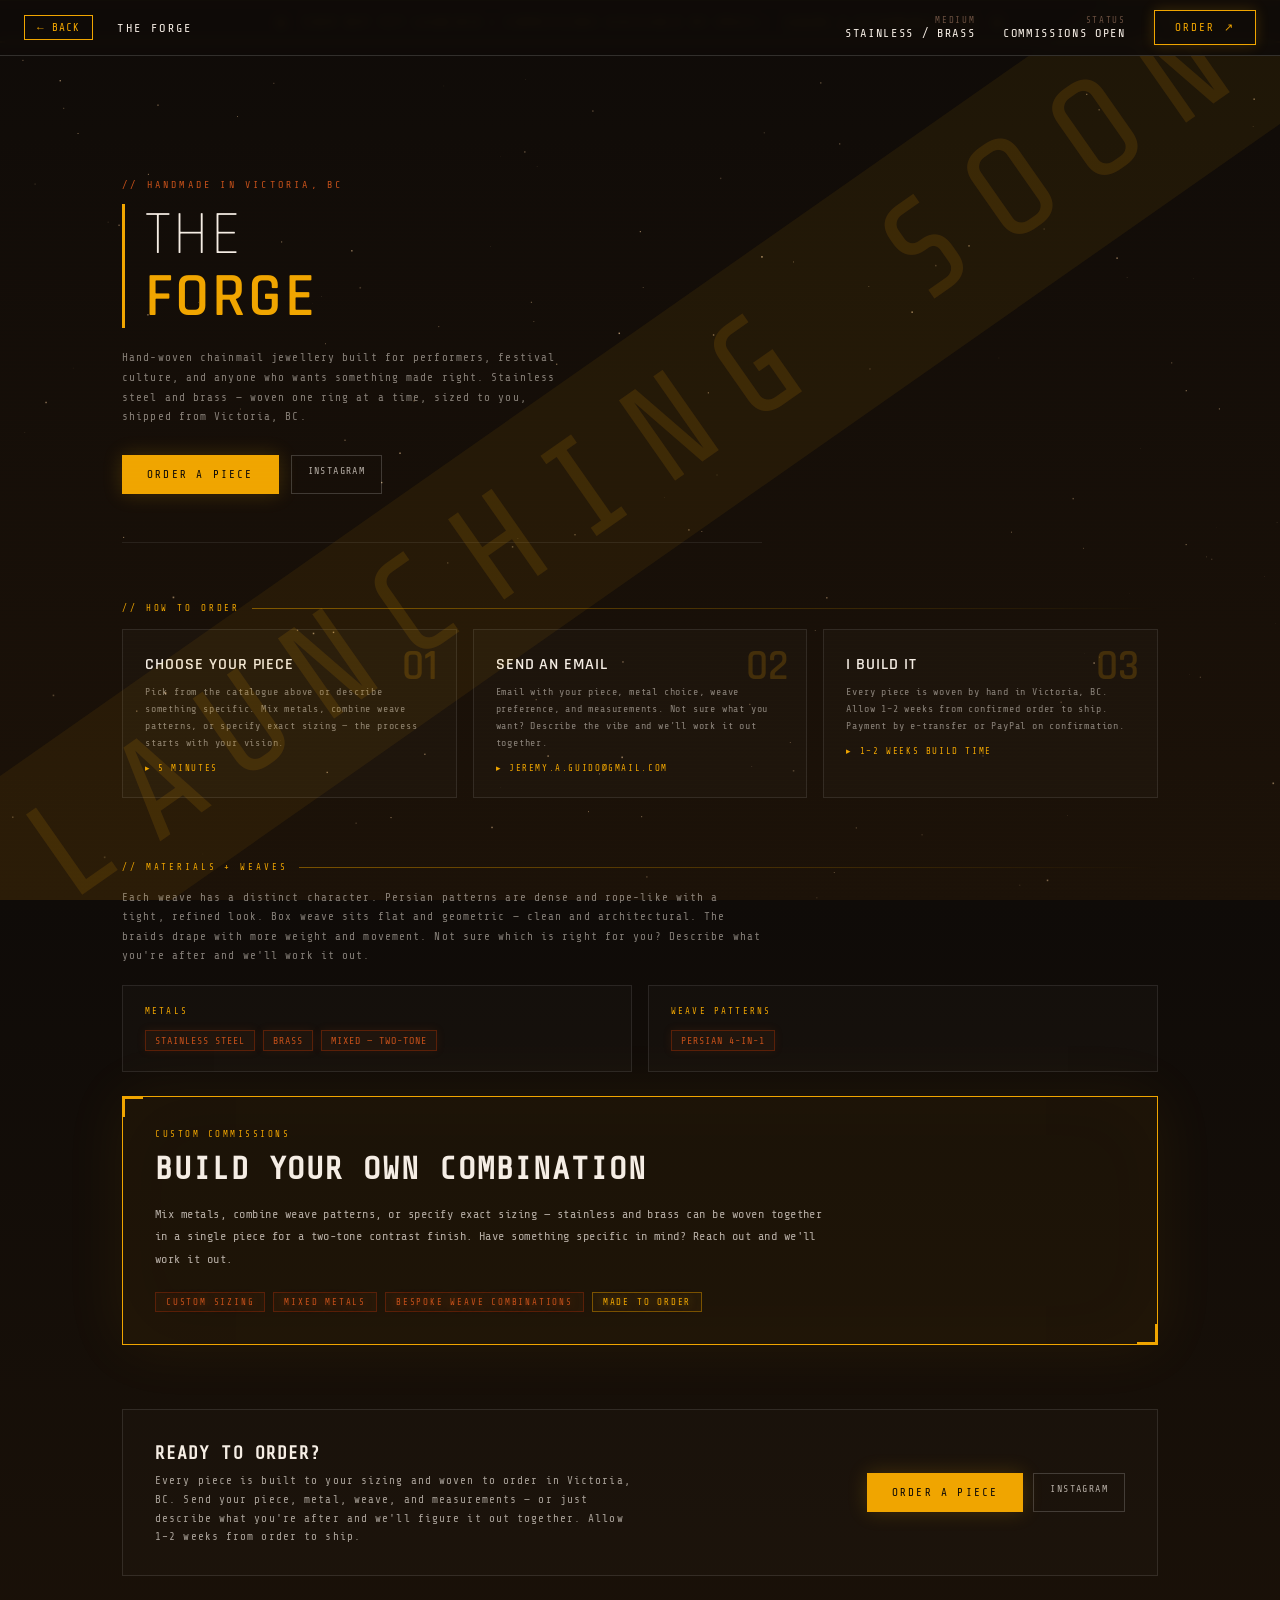
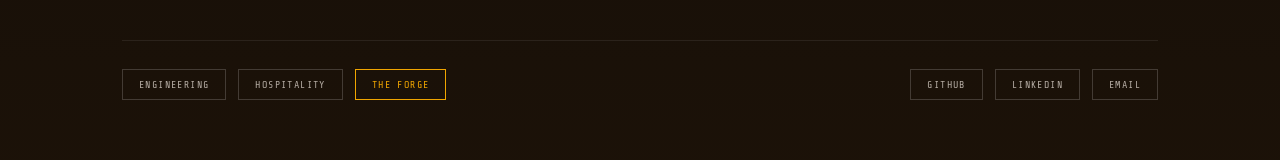
<file: forge/forge.html>
<!DOCTYPE html>
<html lang="en">
<head>
<meta charset="UTF-8">
<meta name="viewport" content="width=device-width, initial-scale=1.0">
<title>THE FORGE — Jeremy Guido</title>
<link href="https://fonts.googleapis.com/css2?family=Share+Tech+Mono&family=Rajdhani:wght@300;400;500;600&display=swap" rel="stylesheet">
<link rel="stylesheet" href="../assets/css/tokens.css">
<link rel="stylesheet" href="../assets/css/base.css">
<link rel="stylesheet" href="../assets/css/page-forge.css">
<style>
/* ── HERO ───────────────────────────────────────────────────── */
.hero {
  padding: 56px 0 48px;
  display: grid;
  grid-template-columns: 1fr;
  max-width: 640px;
  gap: 48px;
  align-items: center;
  border-bottom: 1px solid var(--forge-border-dim);
  margin-bottom: 60px;
}
.hero-eyebrow {
  color: var(--ember);
  font-size: 10px;
  letter-spacing: 0.32em;
  display: block;
  margin-bottom: 14px;
}
.hero-title {
  font-family: var(--font-heading);
  font-size: clamp(36px, 5vw, 62px);
  font-weight: 300;
  letter-spacing: 0.04em;
  line-height: 1;
  border-left: 3px solid var(--amber);
  padding-left: 20px;
  margin-bottom: 20px;
}
.hero-title span { color: var(--amber); font-weight: 600; }
.hero-desc {
  color: var(--forge-text-dim);
  font-size: 11px;
  letter-spacing: 0.1em;
  line-height: 1.8;
  margin-bottom: 28px;
  max-width: 440px;
}
.hero-ctas { display: flex; gap: 12px; flex-wrap: wrap; }
.hero-visual {
  border: 1px solid var(--forge-border-soft);
  aspect-ratio: 4 / 3;
  display: flex;
  flex-direction: column;
  align-items: center;
  justify-content: center;
  gap: 12px;
  position: relative;
  background: repeating-linear-gradient(
    -45deg,
    transparent,
    transparent 8px,
    var(--forge-bg-stripe) 8px,
    var(--forge-bg-stripe) 9px
  );
  overflow: hidden;
}
.hero-visual::before {
  content: '';
  position: absolute;
  top: 0; left: 0;
  width: 20px; height: 20px;
  border-top: 2px solid var(--amber);
  border-left: 2px solid var(--amber);
}
.hero-visual::after {
  content: '';
  position: absolute;
  bottom: 0; right: 0;
  width: 20px; height: 20px;
  border-bottom: 2px solid var(--amber);
  border-right: 2px solid var(--amber);
}
.hero-visual-icon { font-size: 48px; opacity: 0.12; line-height: 1; }
.hero-visual-label { color: var(--dim); font-size: 9px; letter-spacing: 0.24em; text-align: center; }
.hero-visual-caption {
  position: absolute;
  bottom: 0; left: 0; right: 0;
  padding: 10px 14px;
  background: rgba(15,11,8,0.72);
  border-top: 1px solid var(--forge-border-micro);
  font-size: 10px;
  letter-spacing: 0.16em;
  color: var(--forge-text-list);
  font-family: var(--font-mono);
}
.hero-visual-caption strong {
  display: block;
  color: var(--white);
  font-size: 12px;
  font-weight: 600;
  letter-spacing: 0.05em;
  margin-bottom: 2px;
}

/* ── HOW TO ORDER ───────────────────────────────────────────── */
.order-steps {
  display: grid;
  grid-template-columns: repeat(3, 1fr);
  gap: 16px;
  margin-bottom: 24px;
}
.order-step {
  border: 1px solid var(--forge-border-soft);
  background: var(--forge-bg-stripe);
  padding: 24px 22px;
  position: relative;
}
.order-step-num {
  font-family: var(--font-heading);
  font-size: 42px;
  font-weight: 600;
  color: var(--amber);
  opacity: 0.18;
  line-height: 1;
  position: absolute;
  top: 16px; right: 18px;
}
.order-step-title {
  font-family: var(--font-heading);
  font-size: 16px;
  font-weight: 600;
  letter-spacing: 0.06em;
  color: var(--white);
  margin-bottom: 8px;
}
.order-step-desc {
  color: var(--forge-text-dim);
  font-size: 10px;
  letter-spacing: 0.08em;
  line-height: 1.7;
  font-family: var(--font-mono);
}
.order-step-time {
  color: var(--amber);
  font-size: 9px;
  letter-spacing: 0.18em;
  margin-top: 12px;
  display: block;
  font-family: var(--font-mono);
}

/* ── SKU ORDER BUTTON ───────────────────────────────────────── */
.sku-card {
  display: flex;
  flex-direction: column;
}
.sku-order-btn {
  display: block;
  text-align: center;
  padding: 9px 16px;
  border: 1px solid var(--forge-border-btn);
  color: var(--forge-text-soft);
  text-decoration: none;
  font-size: 10px;
  letter-spacing: 0.14em;
  background: transparent;
  transition: all 0.18s;
  font-family: var(--font-mono);
  margin-top: auto;
}
.sku-order-btn:hover { border-color: var(--amber); color: var(--amber); }

/* ── GALLERY — 1:1 ASPECT RATIO ─────────────────────────────── */
.gallery-img {
  aspect-ratio: 1 / 1;
  display: flex;
  flex-direction: column;
  align-items: center;
  justify-content: center;
  gap: 10px;
  background: repeating-linear-gradient(
    -45deg,
    transparent,
    transparent 8px,
    var(--forge-bg-stripe) 8px,
    var(--forge-bg-stripe) 9px
  );
  position: relative;
  overflow: hidden;
}
.gallery-img img {
  width: 100%; height: 100%;
  object-fit: cover;
  display: block;
  position: absolute;
  inset: 0;
}
.gallery-note {
  color: var(--forge-text-dim);
  font-size: 10px;
  letter-spacing: 0.12em;
  text-align: center;
  margin-top: 14px;
  font-style: italic;
  font-family: var(--font-mono);
}

/* ── PRIMARY BUTTON ─────────────────────────────────────────── */
.btn.primary {
  border-color: var(--amber);
  color: var(--bg);
  background: var(--amber);
  letter-spacing: 0.2em;
  font-size: 11px;
  padding: 12px 24px;
  box-shadow: 0 0 20px var(--forge-glow-amber-btn);
}
.btn.primary:hover { box-shadow: 0 0 36px var(--forge-glow-amber-hover); opacity: 0.9; }

/* ── RESPONSIVE ─────────────────────────────────────────────── */
@media (max-width: 860px) {
  .hero { grid-template-columns: 1fr; }
  .hero-visual { display: none; }
  .order-steps { grid-template-columns: 1fr; }
}
</style>
</head>
<body class="scanlines site-forge">

<canvas id="stars"></canvas>

<!-- ── FULL-PAGE WATERMARK ── -->
<div style="position:fixed;top:0;left:0;width:100vw;height:100vh;display:flex;align-items:center;justify-content:center;pointer-events:none;z-index:50;overflow:hidden;">
  <span style="font-family:'Share Tech Mono',monospace;font-size:clamp(80px,12vw,140px);letter-spacing:0.2em;color:rgba(240,165,0,0.13);background:rgba(240,165,0,0.07);transform:rotate(-35deg);white-space:nowrap;user-select:none;padding:0.15em 0.4em;">LAUNCHING SOON</span>
</div>

<!-- ── HUD ── -->
<nav class="hud">
  <div class="hud-left">
    <a class="hud-back" href="../index.html">← BACK</a>
    <span class="hud-title">THE FORGE</span>
  </div>
  <div class="hud-right">
    <div class="hud-stat">
      <span class="hud-stat-label">MEDIUM</span>
      <span class="hud-stat-value">STAINLESS / BRASS</span>
    </div>
    <div class="hud-stat">
      <span class="hud-stat-label">STATUS</span>
      <span class="hud-stat-value">COMMISSIONS OPEN</span>
    </div>
    <a class="btn shop" href="mailto:jeremy.a.guido@gmail.com">ORDER ↗</a>
  </div>
</nav>

<!-- ── UNDER-CONSTRUCTION BANNER ── -->
<div style="width:100%;background:#0f0b08;border-top:1px solid rgba(240,165,0,0.25);border-bottom:2px solid rgba(240,165,0,0.5);padding:11px 24px;text-align:center;position:relative;z-index:10;">
  <span style="font-family:'Share Tech Mono',monospace;color:#f0a500;letter-spacing:0.22em;font-size:11px;display:inline-block;">◈&nbsp;&nbsp;SHOP NOT YET LAUNCHED — COMMISSIONS AVAILABLE BY EMAIL:&nbsp;&nbsp;<a href="mailto:jeremy.a.guido@gmail.com" style="color:#f0a500;text-decoration:none;border-bottom:1px solid rgba(240,165,0,0.45);letter-spacing:0.18em;">JEREMY.A.GUIDO@GMAIL.COM</a>&nbsp;&nbsp;◈</span>
</div>

<!-- ── MAIN ── -->
<main>

  <!-- HERO — two-column: left text + CTAs, right visual -->
  <div class="hero">
    <div class="hero-text">
      <span class="hero-eyebrow">// HANDMADE IN VICTORIA, BC</span>
      <h1 class="hero-title">THE<br><span>FORGE</span></h1>
      <p class="hero-desc">
        Hand-woven chainmail jewellery built for performers, festival culture, and anyone who wants something made right. Stainless steel and brass — woven one ring at a time, sized to you, shipped from Victoria, BC.
      </p>
      <div class="hero-ctas">
        <a class="btn primary" href="mailto:jeremy.a.guido@gmail.com">ORDER A PIECE</a>
        <a class="btn" href="https://www.instagram.com/nopwron" target="_blank" rel="noopener noreferrer">INSTAGRAM</a>
      </div>
    </div>
  </div>

  <!-- SKU GRID — pricing first, directly after hero -->
  <!-- <div class="block">
    <div class="block-label">// THE COLLECTION — AVAILABLE NOW</div>

    <div class="sku-grid">

      <div class="sku-card">
        <div class="sku-name">CHOKER</div>
        <p class="sku-desc">Sits at the throat, catches the light, commands the room. Built to your exact neck measurement in stainless, brass, or woven in both.</p>
        <div class="sku-price">
          <span class="sku-price-value">$150</span>
          <span class="sku-price-label">CAD</span>
        </div>
        <ul class="sku-feature-list">
          <li>Stainless steel, brass, or mixed</li>
          <li>Built to your neck measurement</li>
          <li>Choice of weave pattern</li>
          <li>Clasp closure</li>
          <li>Allow 1–2 weeks</li>
        </ul>
        <a class="sku-order-btn" href="mailto:jeremy.a.guido@gmail.com?subject=Commission%20Enquiry%20%E2%80%94%20Choker">ORDER THIS PIECE →</a>
      </div>

      <div class="sku-card">
        <div class="sku-name">NECKLACE</div>
        <p class="sku-desc">Full-length chainmail with real weight and drape. Wears as well at a festival as it does anywhere else. Specify your length and metal.</p>
        <div class="sku-price">
          <span class="sku-price-value">$120</span>
          <span class="sku-price-label">CAD</span>
        </div>
        <ul class="sku-feature-list">
          <li>Stainless steel, brass, or mixed</li>
          <li>Custom length</li>
          <li>Choice of weave pattern</li>
          <li>Clasp closure</li>
          <li>Allow 1–2 weeks</li>
        </ul>
        <a class="sku-order-btn" href="mailto:jeremy.a.guido@gmail.com?subject=Commission%20Enquiry%20%E2%80%94%20Necklace">ORDER THIS PIECE →</a>
      </div>

      <div class="sku-card">
        <div class="sku-name">BRACELET / ANKLET</div>
        <p class="sku-desc">Wrist or ankle — specify when you order. Built to your measurement because a piece made for you should actually fit. Mix metals for something that gets noticed.</p>
        <div class="sku-price">
          <span class="sku-price-value">$60</span>
          <span class="sku-price-label">CAD</span>
        </div>
        <ul class="sku-feature-list">
          <li>Stainless steel, brass, or mixed</li>
          <li>Sized to wrist or ankle</li>
          <li>Choice of weave pattern</li>
          <li>Clasp closure</li>
          <li>Allow 1–2 weeks</li>
        </ul>
        <a class="sku-order-btn" href="mailto:jeremy.a.guido@gmail.com?subject=Commission%20Enquiry%20%E2%80%94%20Bracelet">ORDER THIS PIECE →</a>
      </div>

    </div>
  </div> -->

  <!-- HOW TO ORDER — three-step section -->
  <div class="block">
    <div class="block-label">// HOW TO ORDER</div>

    <div class="order-steps">

      <div class="order-step">
        <span class="order-step-num">01</span>
        <div class="order-step-title">CHOOSE YOUR PIECE</div>
        <p class="order-step-desc">Pick from the catalogue above or describe something specific. Mix metals, combine weave patterns, or specify exact sizing — the process starts with your vision.</p>
        <span class="order-step-time">▸ 5 MINUTES</span>
      </div>

      <div class="order-step">
        <span class="order-step-num">02</span>
        <div class="order-step-title">SEND AN EMAIL</div>
        <p class="order-step-desc">Email with your piece, metal choice, weave preference, and measurements. Not sure what you want? Describe the vibe and we'll work it out together.</p>
        <span class="order-step-time">▸ JEREMY.A.GUIDO@GMAIL.COM</span>
      </div>

      <div class="order-step">
        <span class="order-step-num">03</span>
        <div class="order-step-title">I BUILD IT</div>
        <p class="order-step-desc">Every piece is woven by hand in Victoria, BC. Allow 1–2 weeks from confirmed order to ship. Payment by e-transfer or PayPal on confirmation.</p>
        <span class="order-step-time">▸ 1–2 WEEKS BUILD TIME</span>
      </div>

    </div>
  </div>

  <!-- MATERIALS + WEAVES -->
  <div class="block">
    <div class="block-label">// MATERIALS + WEAVES</div>

    <p class="weave-guide">
      Each weave has a distinct character. Persian patterns are dense and rope-like with a tight, refined look. Box weave sits flat and geometric — clean and architectural. The braids drape with more weight and movement. Not sure which is right for you? Describe what you're after and we'll work it out.
    </p>

    <div class="capabilities-grid">
      <div class="cap-card">
        <span class="cap-category">METALS</span>
        <div class="cap-items">
          <span class="cap-item strong">STAINLESS STEEL</span>
          <span class="cap-item strong">BRASS</span>
          <span class="cap-item strong">MIXED — TWO-TONE</span>
        </div>
      </div>
      <div class="cap-card">
        <span class="cap-category">WEAVE PATTERNS</span>
        <div class="cap-items">
          <span class="cap-item strong">PERSIAN 4-IN-1</span>
          <!-- <span class="cap-item strong">PERSIAN 3-IN-1</span>
          <span class="cap-item strong">BOX WEAVE</span>
          <span class="cap-item strong">HALF PERSIAN 4-IN-1</span>
          <span class="cap-item strong">RHONDA'S BRAID</span>
          <span class="cap-item strong">QUEEN'S BRAID</span> -->
        </div>
      </div>
    </div>

    <div class="product-hero" style="margin-top: 24px;">
      <span class="product-hero-eyebrow">CUSTOM COMMISSIONS</span>
      <div class="product-hero-title">BUILD YOUR OWN COMBINATION</div>
      <p class="product-hero-desc">
        Mix metals, combine weave patterns, or specify exact sizing — stainless and brass can be woven together in a single piece for a two-tone contrast finish. Have something specific in mind? Reach out and we'll work it out.
      </p>
      <div class="tag-row">
        <span class="tag ember">CUSTOM SIZING</span>
        <span class="tag ember">MIXED METALS</span>
        <span class="tag">BESPOKE WEAVE COMBINATIONS</span>
        <span class="tag amber">MADE TO ORDER</span>
      </div>
    </div>
  </div>

  <!-- UPCOMING APPEARANCES
  <div class="block">
    <div class="block-label">// UPCOMING APPEARANCES</div>
    <div class="market-grid">

      <div class="market-card">
        <span class="market-priority" style="color: var(--ember); font-size: 9px; letter-spacing: 0.2em; display: block; margin-bottom: 6px;">◆ PLANNED</span>
        <div class="market-name">MOSS STREET MARKET</div>
        <div class="market-loc">VICTORIA, BC</div>
      </div>

      <div class="market-card">
        <span class="market-priority" style="color: var(--ember); font-size: 9px; letter-spacing: 0.2em; display: block; margin-bottom: 6px;">◆ PLANNED</span>
        <div class="market-name">VANCOUVER MAKER FAIRS</div>
        <div class="market-loc">VANCOUVER, BC</div>
      </div>

    </div>
    <p style="color:var(--dim);font-size:10px;letter-spacing:0.1em;font-style:italic;text-align:center;margin-top:14px;font-family:var(--font-mono);">More events being scheduled — follow on Instagram for updates.</p>
  </div> -->

  <!-- CTA STRIP -->
  <div class="cta-strip">
    <div class="cta-strip-text">
      <strong>READY TO ORDER?</strong>
      Every piece is built to your sizing and woven to order in Victoria, BC. Send your piece, metal, weave, and measurements — or just describe what you're after and we'll figure it out together. Allow 1–2 weeks from order to ship.
    </div>
    <div class="cta-buttons">
      <a class="btn primary" href="mailto:jeremy.a.guido@gmail.com">ORDER A PIECE</a>
      <a class="btn" href="https://www.instagram.com/nopwron" target="_blank" rel="noopener noreferrer">INSTAGRAM</a>
    </div>
  </div>

  <!-- FOOTER NAV -->
  <footer class="footer-nav">
    <div class="footer-links">
      <a class="btn" href="../engineering/engineering.html">ENGINEERING</a>
      <a class="btn" href="../hospitality/hospitality.html">HOSPITALITY</a>
      <a class="btn amber" href="forge.html">THE FORGE</a>
    </div>
    <div class="footer-links">
      <a class="btn" href="https://github.com/nopwron" target="_blank" rel="noopener noreferrer">GITHUB</a>
      <a class="btn" href="https://www.linkedin.com/in/jeremy-guido" target="_blank" rel="noopener noreferrer">LINKEDIN</a>
      <a class="btn" href="mailto:jeremy.a.guido@gmail.com">EMAIL</a>
    </div>
  </footer>

</main>

<!-- ── STAR FIELD SCRIPT ── -->
<script>
  const canvas = document.getElementById('stars');
  const ctx = canvas.getContext('2d');
  let W, H, stars = [];

  function resize() {
    W = canvas.width  = window.innerWidth;
    H = canvas.height = window.innerHeight;
  }

  function initStars() {
    stars = [];
    const count = Math.floor((W * H) / 8000);
    for (let i = 0; i < count; i++) {
      stars.push({
        x: Math.random() * W,
        y: Math.random() * H,
        size: Math.random() * 1.4 + 0.3,
        speed: Math.random() * 0.18 + 0.04,
        alpha: Math.random() * 0.5 + 0.2,
      });
    }
  }

  function drawStars() {
    ctx.clearRect(0, 0, W, H);
    const grad = ctx.createLinearGradient(0, 0, 0, H);
    grad.addColorStop(0, '#0f0b08');
    grad.addColorStop(1, '#1c1208');
    ctx.fillStyle = grad;
    ctx.fillRect(0, 0, W, H);

    for (const s of stars) {
      ctx.globalAlpha = s.alpha;
      ctx.fillStyle = '#e8c090';
      ctx.fillRect(s.x, s.y, s.size, s.size);
      s.y -= s.speed;
      if (s.y < -2) { s.y = H + 2; s.x = Math.random() * W; }
    }
    ctx.globalAlpha = 1;
    requestAnimationFrame(drawStars);
  }

  resize();
  initStars();
  drawStars();
  window.addEventListener('resize', () => { resize(); initStars(); });
</script>

</body>
</html>
</file>
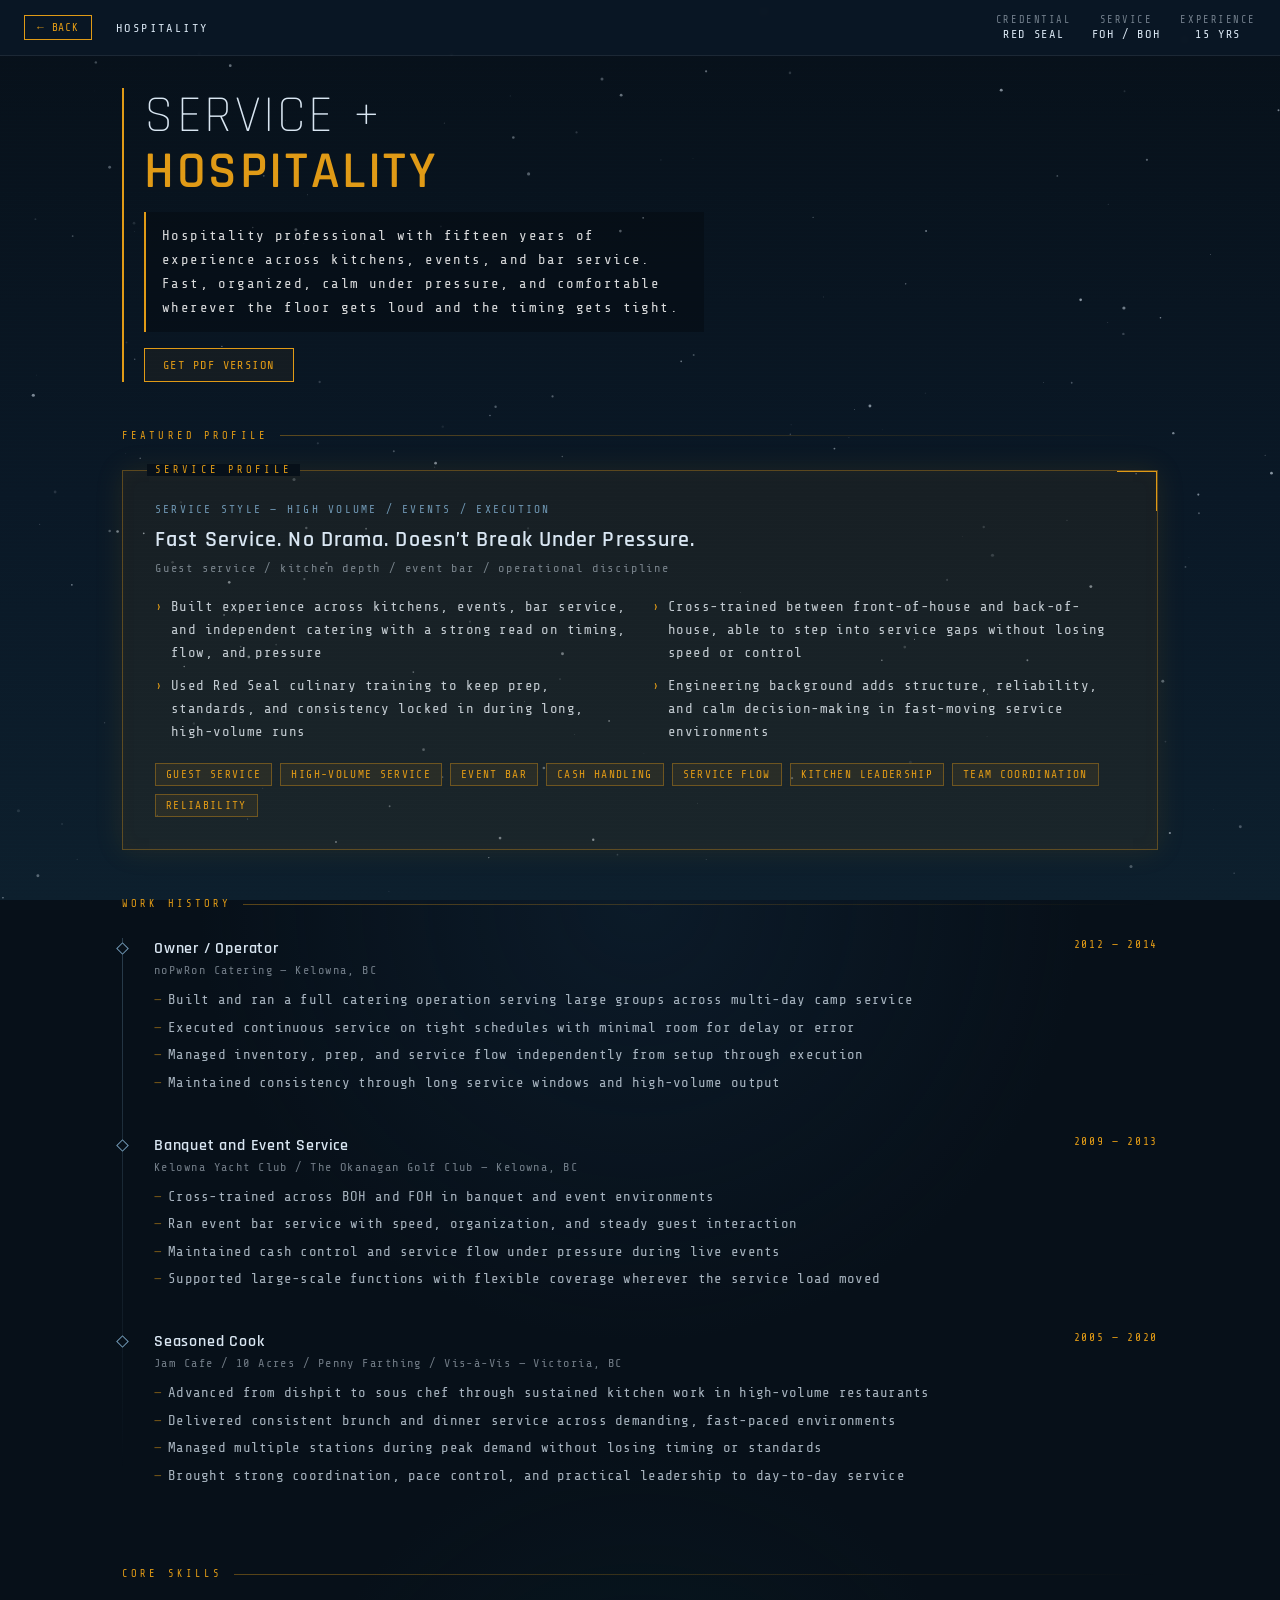
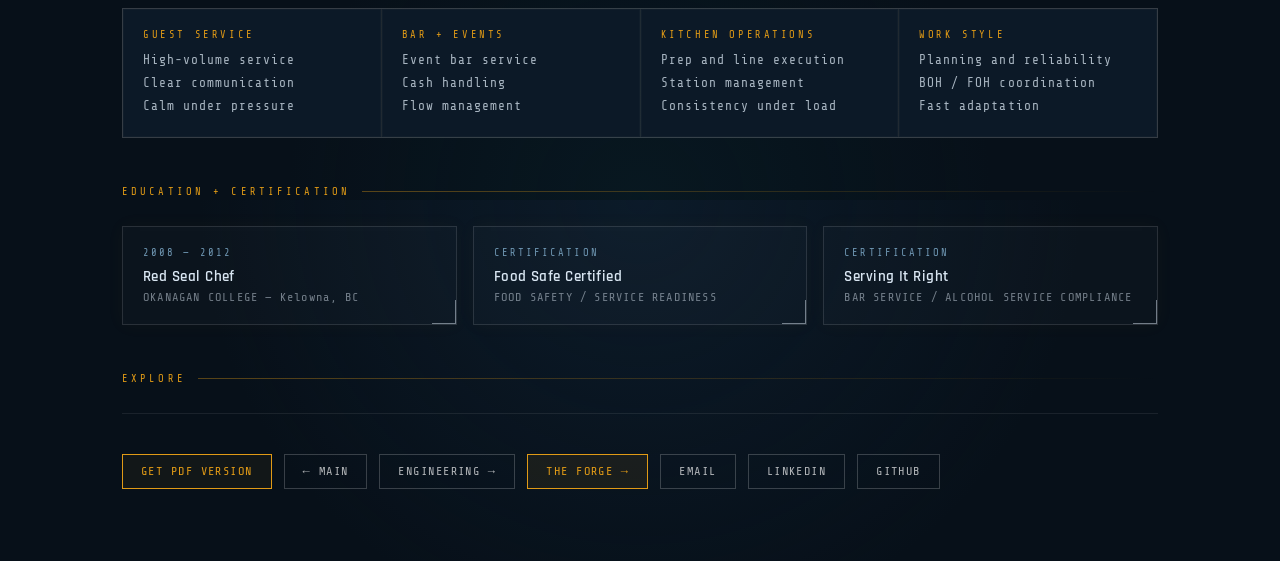
<file: hospitality/hospitality.html>
<!DOCTYPE html>
<html lang="en">
<head>
  <meta charset="UTF-8" />
  <meta name="viewport" content="width=device-width, initial-scale=1.0" />
  <title>HOSPITALITY — Jeremy Guido</title>

  <link rel="preconnect" href="https://fonts.googleapis.com" />
  <link rel="preconnect" href="https://fonts.gstatic.com" crossorigin />
  <link href="https://fonts.googleapis.com/css2?family=Share+Tech+Mono&family=Rajdhani:wght@300;400;500;600&display=swap" rel="stylesheet" />

  <link rel="stylesheet" href="../assets/css/tokens.css" />
  <link rel="stylesheet" href="../assets/css/base.css" />
  <link rel="stylesheet" href="../assets/css/page-discipline.css" />
</head>
<body class="scanlines site-discipline discipline-hospitality">
  <canvas id="stars" aria-hidden="true"></canvas>

  <nav class="hud-bar discipline-hud" aria-label="Page header">
    <div class="discipline-hud__left">
      <a href="../index.html" class="hud-back">← BACK</a>
      <span class="hud-title">HOSPITALITY</span>
    </div>

    <div class="discipline-hud__right" aria-label="Quick stats">
      <div class="hud-stat">
        <span class="hud-stat-label">CREDENTIAL</span>
        <span class="hud-stat-value">RED SEAL</span>
      </div>
      <div class="hud-stat">
        <span class="hud-stat-label">SERVICE</span>
        <span class="hud-stat-value">FOH / BOH</span>
      </div>
      <div class="hud-stat">
        <span class="hud-stat-label">EXPERIENCE</span>
        <span class="hud-stat-value">15 YRS</span>
      </div>
    </div>
  </nav>

  <main class="discipline-main">
    <header class="section-header">
      <!-- <span class="section-prefix">// DISCIPLINE_02</span> -->
      <h1 class="section-title">SERVICE +<br /><span>HOSPITALITY</span></h1>
      <p class="section-sub">
        Hospitality professional with fifteen years of experience across kitchens, events, and bar service. Fast, organized, calm under pressure, and comfortable wherever the floor gets loud and the timing gets tight.
      </p>

      <div class="header-actions">
        <a class="nav-btn nav-btn--primary" href="./resume.pdf" target="_blank" rel="noopener noreferrer" download>
          GET PDF VERSION
        </a>
      </div>
    </header>

    <div class="divider-label">
      <span>FEATURED PROFILE</span>
      <div class="divider-line"></div>
    </div>

    <section class="featured-project" aria-labelledby="featured-profile-title">
      <div class="project-label">SERVICE STYLE — HIGH VOLUME / EVENTS / EXECUTION</div>
      <h2 class="project-name" id="featured-profile-title">Fast Service. No Drama. Doesn’t Break Under Pressure.</h2>
      <div class="project-org">Guest service / kitchen depth / event bar / operational discipline</div>

      <ul class="project-bullets">
        <li>Built experience across kitchens, events, bar service, and independent catering with a strong read on timing, flow, and pressure</li>
        <li>Cross-trained between front-of-house and back-of-house, able to step into service gaps without losing speed or control</li>
        <li>Used Red Seal culinary training to keep prep, standards, and consistency locked in during long, high-volume runs</li>
        <li>Engineering background adds structure, reliability, and calm decision-making in fast-moving service environments</li>
      </ul>

      <div class="tech-tags" aria-label="Service tags">
        <span class="tag">GUEST SERVICE</span>
        <span class="tag">HIGH-VOLUME SERVICE</span>
        <span class="tag">EVENT BAR</span>
        <span class="tag">CASH HANDLING</span>
        <span class="tag">SERVICE FLOW</span>
        <span class="tag">KITCHEN LEADERSHIP</span>
        <span class="tag">TEAM COORDINATION</span>
        <span class="tag">RELIABILITY</span>
      </div>
    </section>

    <div class="divider-label">
      <span>WORK HISTORY</span>
      <div class="divider-line"></div>
    </div>

    <section class="timeline" aria-label="Work history">
      <article class="timeline-item">
        <div class="timeline-meta">
          <span class="timeline-role">Owner / Operator</span>
          <span class="timeline-date">2012 — 2014</span>
        </div>
        <div class="timeline-org">noPwRon Catering — Kelowna, BC</div>
        <ul class="timeline-bullets">
          <li>Built and ran a full catering operation serving large groups across multi-day camp service</li>
          <li>Executed continuous service on tight schedules with minimal room for delay or error</li>
          <li>Managed inventory, prep, and service flow independently from setup through execution</li>
          <li>Maintained consistency through long service windows and high-volume output</li>
        </ul>
      </article>

      <article class="timeline-item">
        <div class="timeline-meta">
          <span class="timeline-role">Banquet and Event Service</span>
          <span class="timeline-date">2009 — 2013</span>
        </div>
        <div class="timeline-org">Kelowna Yacht Club / The Okanagan Golf Club — Kelowna, BC</div>
        <ul class="timeline-bullets">
          <li>Cross-trained across BOH and FOH in banquet and event environments</li>
          <li>Ran event bar service with speed, organization, and steady guest interaction</li>
          <li>Maintained cash control and service flow under pressure during live events</li>
          <li>Supported large-scale functions with flexible coverage wherever the service load moved</li>
        </ul>
      </article>

      <article class="timeline-item">
        <div class="timeline-meta">
          <span class="timeline-role">Seasoned Cook</span>
          <span class="timeline-date">2005 — 2020</span>
        </div>
        <div class="timeline-org">Jam Cafe / 10 Acres / Penny Farthing / Vis-à-Vis — Victoria, BC</div>
        <ul class="timeline-bullets">
          <li>Advanced from dishpit to sous chef through sustained kitchen work in high-volume restaurants</li>
          <li>Delivered consistent brunch and dinner service across demanding, fast-paced environments</li>
          <li>Managed multiple stations during peak demand without losing timing or standards</li>
          <li>Brought strong coordination, pace control, and practical leadership to day-to-day service</li>
        </ul>
      </article>
    </section>

    <div class="divider-label">
      <span>CORE SKILLS</span>
      <div class="divider-line"></div>
    </div>

    <section class="skills-grid" aria-label="Core skills">
      <div class="skill-cell">
        <span class="skill-cell-label">GUEST SERVICE</span>
        <div class="skill-items">
          <span class="skill-item">High-volume service</span>
          <span class="skill-item">Clear communication</span>
          <span class="skill-item">Calm under pressure</span>
        </div>
      </div>

      <div class="skill-cell">
        <span class="skill-cell-label">BAR + EVENTS</span>
        <div class="skill-items">
          <span class="skill-item">Event bar service</span>
          <span class="skill-item">Cash handling</span>
          <span class="skill-item">Flow management</span>
        </div>
      </div>

      <div class="skill-cell">
        <span class="skill-cell-label">KITCHEN OPERATIONS</span>
        <div class="skill-items">
          <span class="skill-item">Prep and line execution</span>
          <span class="skill-item">Station management</span>
          <span class="skill-item">Consistency under load</span>
        </div>
      </div>

      <div class="skill-cell">
        <span class="skill-cell-label">WORK STYLE</span>
        <div class="skill-items">
          <span class="skill-item">Planning and reliability</span>
          <span class="skill-item">BOH / FOH coordination</span>
          <span class="skill-item">Fast adaptation</span>
        </div>
      </div>
    </section>

    <div class="divider-label">
      <span>EDUCATION + CERTIFICATION</span>
      <div class="divider-line"></div>
    </div>

    <section class="edu-grid" aria-label="Education and certification">
      <article class="edu-card">
        <span class="edu-year">2008 — 2012</span>
        <div class="edu-degree">Red Seal Chef</div>
        <div class="edu-school">OKANAGAN COLLEGE — Kelowna, BC</div>
      </article>

      <article class="edu-card">
        <span class="edu-year">CERTIFICATION</span>
        <div class="edu-degree">Food Safe Certified</div>
        <div class="edu-school">FOOD SAFETY / SERVICE READINESS</div>
      </article>

      <article class="edu-card">
        <span class="edu-year">CERTIFICATION</span>
        <div class="edu-degree">Serving It Right</div>
        <div class="edu-school">BAR SERVICE / ALCOHOL SERVICE COMPLIANCE</div>
      </article>
    </section>

    <div class="divider-label">
      <span>EXPLORE</span>
      <div class="divider-line"></div>
    </div>

    <nav class="footer-nav" aria-label="Footer navigation">
      <a class="nav-btn nav-btn--primary" href="./resume.pdf" target="_blank" rel="noopener noreferrer" download>
        GET PDF VERSION
      </a>
      <a href="../index.html" class="nav-btn">← MAIN</a>
      <a href="../engineering/engineering.html" class="nav-btn">ENGINEERING →</a>
      <a href="../forge/forge.html" class="nav-btn nav-btn--accent">THE FORGE →</a>
      <a href="mailto:jeremy.a.guido@gmail.com" class="nav-btn">EMAIL</a>
      <a href="https://www.linkedin.com/in/jeremy-guido" target="_blank" rel="noopener noreferrer" class="nav-btn">LINKEDIN</a>
      <a href="https://github.com/nopwron" target="_blank" rel="noopener noreferrer" class="nav-btn">GITHUB</a>
    </nav>
  </main>

  <script src="../assets/js/stars.js"></script>
  <script>
    const d = new Date();
    const stamp = d.getFullYear().toString() +
      String(d.getMonth() + 1).padStart(2, '0') +
      String(d.getDate()).padStart(2, '0');
    document.querySelectorAll('a[download][href="./resume.pdf"]').forEach(a => {
      a.download = stamp + '-JGResume.pdf';
    });
  </script>
</body>
</html>
</file>
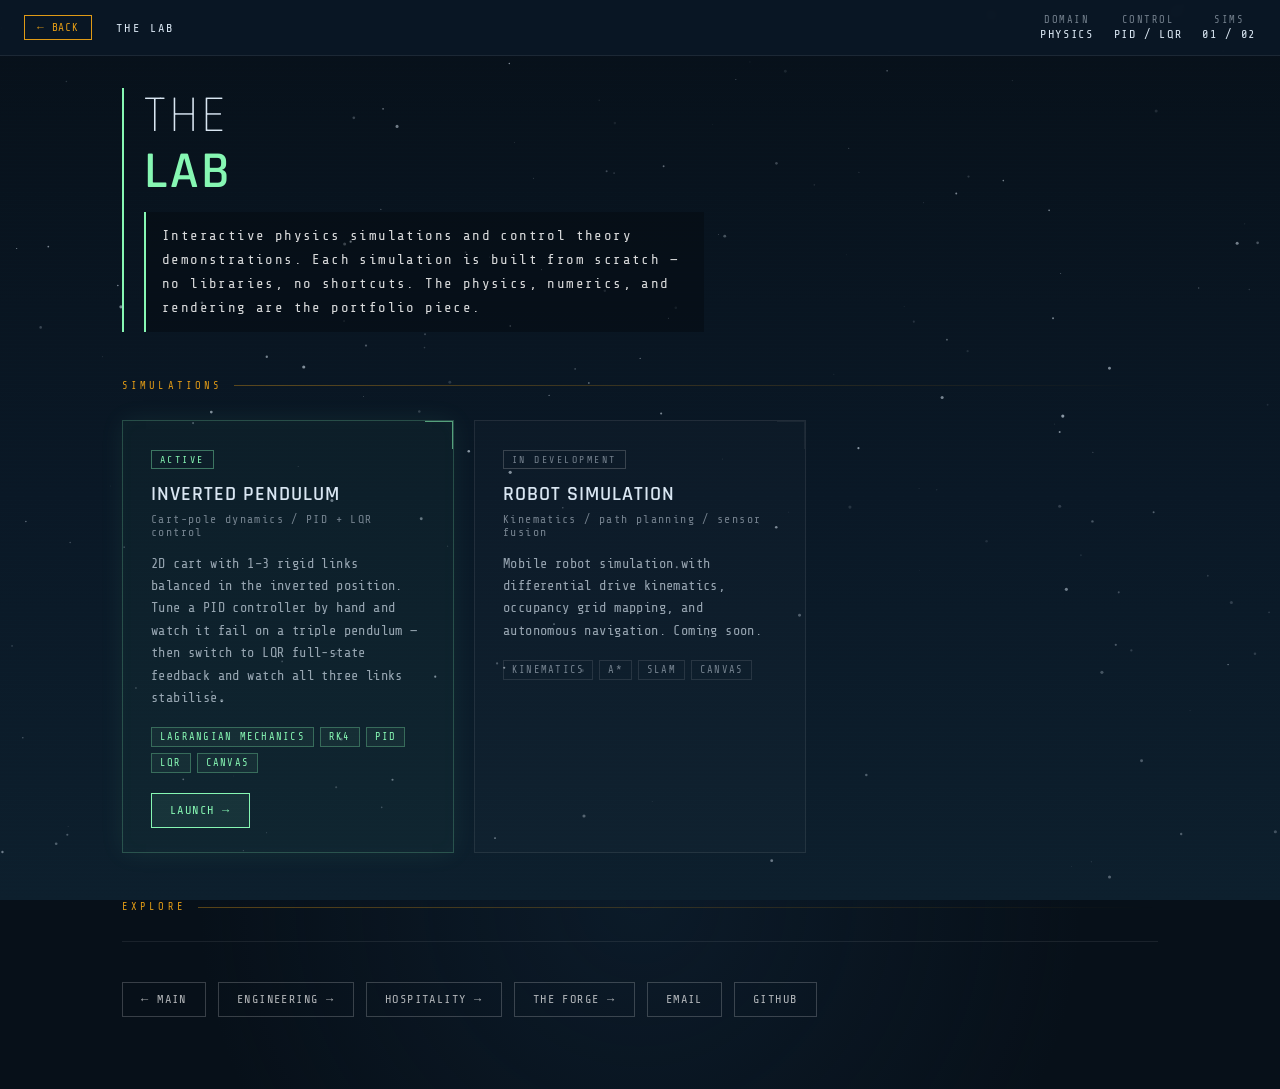
<file: lab/lab.html>
<!DOCTYPE html>
<html lang="en">
<head>
  <meta charset="UTF-8" />
  <meta name="viewport" content="width=device-width, initial-scale=1.0" />
  <title>THE LAB — Jeremy Guido</title>

  <link rel="preconnect" href="https://fonts.googleapis.com" />
  <link rel="preconnect" href="https://fonts.gstatic.com" crossorigin />
  <link href="https://fonts.googleapis.com/css2?family=Share+Tech+Mono&family=Rajdhani:wght@300;400;500;600&display=swap" rel="stylesheet" />

  <link rel="stylesheet" href="../assets/css/tokens.css" />
  <link rel="stylesheet" href="../assets/css/base.css" />
  <link rel="stylesheet" href="../assets/css/page-discipline.css" />
  <link rel="stylesheet" href="../assets/css/page-lab.css" />
</head>
<body class="scanlines site-discipline discipline-lab">
  <canvas id="stars" aria-hidden="true"></canvas>

  <nav class="hud-bar discipline-hud" aria-label="Page header">
    <div class="discipline-hud__left">
      <a href="../index.html" class="hud-back">← BACK</a>
      <span class="hud-title">THE LAB</span>
    </div>
    <div class="discipline-hud__right" aria-label="Quick stats">
      <div class="hud-stat">
        <span class="hud-stat-label">DOMAIN</span>
        <span class="hud-stat-value">PHYSICS</span>
      </div>
      <div class="hud-stat">
        <span class="hud-stat-label">CONTROL</span>
        <span class="hud-stat-value">PID / LQR</span>
      </div>
      <div class="hud-stat">
        <span class="hud-stat-label">SIMS</span>
        <span class="hud-stat-value">01 / 02</span>
      </div>
    </div>
  </nav>

  <main class="discipline-main">
    <header class="section-header">
      <h1 class="section-title">THE<br /><span>LAB</span></h1>
      <p class="section-sub">
        Interactive physics simulations and control theory demonstrations. Each simulation is
        built from scratch — no libraries, no shortcuts. The physics, numerics, and rendering
        are the portfolio piece.
      </p>
    </header>

    <div class="divider-label">
      <span>SIMULATIONS</span>
      <div class="divider-line"></div>
    </div>

    <div class="sim-grid">

      <article class="sim-card">
        <span class="sim-card__status">ACTIVE</span>
        <h2 class="sim-card__title">INVERTED PENDULUM</h2>
        <div class="sim-card__sub">Cart-pole dynamics / PID + LQR control</div>
        <p class="sim-card__desc">
          2D cart with 1–3 rigid links balanced in the inverted position.
          Tune a PID controller by hand and watch it fail on a triple pendulum —
          then switch to LQR full-state feedback and watch all three links stabilise.
        </p>
        <div class="sim-card__tags">
          <span class="sim-card__tag">LAGRANGIAN MECHANICS</span>
          <span class="sim-card__tag">RK4</span>
          <span class="sim-card__tag">PID</span>
          <span class="sim-card__tag">LQR</span>
          <span class="sim-card__tag">CANVAS</span>
        </div>
        <a class="nav-btn nav-btn--accent" href="./pendulum.html">LAUNCH →</a>
      </article>

      <article class="sim-card sim-card--inactive" aria-label="Coming soon">
        <span class="sim-card__status">IN DEVELOPMENT</span>
        <h2 class="sim-card__title">ROBOT SIMULATION</h2>
        <div class="sim-card__sub">Kinematics / path planning / sensor fusion</div>
        <p class="sim-card__desc">
          Mobile robot simulation with differential drive kinematics, occupancy grid mapping,
          and autonomous navigation. Coming soon.
        </p>
        <div class="sim-card__tags">
          <span class="sim-card__tag">KINEMATICS</span>
          <span class="sim-card__tag">A*</span>
          <span class="sim-card__tag">SLAM</span>
          <span class="sim-card__tag">CANVAS</span>
        </div>
      </article>

    </div>

    <div class="divider-label">
      <span>EXPLORE</span>
      <div class="divider-line"></div>
    </div>

    <nav class="footer-nav" aria-label="Footer navigation">
      <a href="../index.html" class="nav-btn">← MAIN</a>
      <a href="../engineering/engineering.html" class="nav-btn">ENGINEERING →</a>
      <a href="../hospitality/hospitality.html" class="nav-btn">HOSPITALITY →</a>
      <a href="../forge/forge.html" class="nav-btn">THE FORGE →</a>
      <a href="mailto:jeremy.a.guido@gmail.com" class="nav-btn">EMAIL</a>
      <a href="https://github.com/nopwron" target="_blank" rel="noopener noreferrer" class="nav-btn">GITHUB</a>
    </nav>
  </main>

  <script src="../assets/js/stars.js"></script>
</body>
</html>
</file>
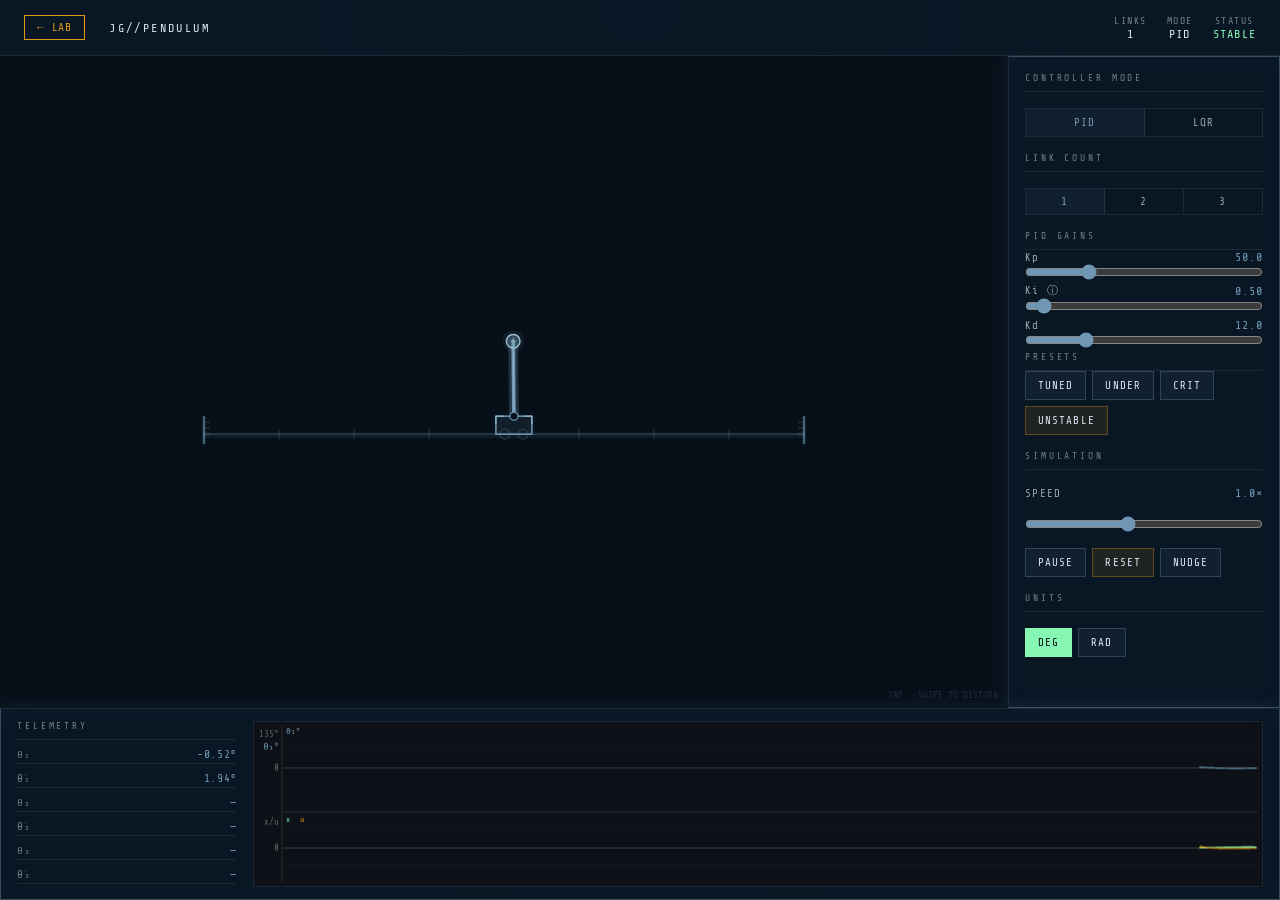
<file: lab/pendulum.html>
<!DOCTYPE html>
<html lang="en">
<head>
  <meta charset="UTF-8" />
  <meta name="viewport" content="width=device-width, initial-scale=1.0" />
  <title>PENDULUM — Jeremy Guido</title>

  <link rel="preconnect" href="https://fonts.googleapis.com" />
  <link rel="preconnect" href="https://fonts.gstatic.com" crossorigin />
  <link href="https://fonts.googleapis.com/css2?family=Share+Tech+Mono&family=Rajdhani:wght@300;400;500;600&display=swap" rel="stylesheet" />

  <link rel="stylesheet" href="../assets/css/tokens.css" />
  <link rel="stylesheet" href="../assets/css/base.css" />
  <link rel="stylesheet" href="../assets/css/page-pendulum.css" />
</head>
<body class="scanlines site-pendulum">

  <!-- ── HUD top bar ──────────────────────────────────────────── -->
  <nav class="pend-hud" aria-label="Simulation header">
    <div class="pend-hud__left">
      <a href="./lab.html" class="pend-back">← LAB</a>
      <span class="pend-title">JG//PENDULUM</span>
    </div>
    <div class="pend-hud__right">
      <div class="pend-stat">
        <span class="pend-stat-label">LINKS</span>
        <span class="pend-stat-value" id="statLinks">1</span>
      </div>
      <div class="pend-stat">
        <span class="pend-stat-label">MODE</span>
        <span class="pend-stat-value" id="statMode">PID</span>
      </div>
      <div class="pend-stat">
        <span class="pend-stat-label">STATUS</span>
        <span class="pend-stat-value" id="statStatus">STANDBY</span>
      </div>
    </div>
  </nav>

  <!-- ── Main: simulation canvas + controls sidebar ───────────── -->
  <div class="pend-layout">

    <div class="pend-sim-area" id="simArea">
      <canvas id="sim" aria-label="Pendulum simulation canvas"></canvas>
    </div>

    <aside class="pend-controls panel" id="controls" aria-label="Controller settings">

      <div class="pend-section-label">CONTROLLER MODE</div>
      <div class="pend-mode-tabs" role="group" aria-label="Controller mode">
        <button class="pend-mode-tab active" data-mode="PID" aria-pressed="true">PID</button>
        <button class="pend-mode-tab"        data-mode="LQR" aria-pressed="false">LQR</button>
      </div>

      <div class="pend-section-label">LINK COUNT</div>
      <div class="pend-link-tabs" role="group" aria-label="Number of links">
        <button class="pend-link-tab active" data-links="1" aria-pressed="true">1</button>
        <button class="pend-link-tab"        data-links="2" aria-pressed="false">2</button>
        <button class="pend-link-tab"        data-links="3" aria-pressed="false">3</button>
      </div>

      <div id="pidControls">
        <div class="pend-section-label">PID GAINS</div>

        <div class="pend-row">
          <label class="pend-label" for="slKp">Kp</label>
          <span class="pend-value" id="valKp">50.0</span>
        </div>
        <input class="pend-slider" type="range" id="slKp" min="0" max="200" step="0.5" value="50"
               aria-label="Proportional gain" />

        <div class="pend-row">
          <label class="pend-label" for="slKi">
            Ki
            <span class="pend-tooltip" title="Integral term with anti-windup clamp — eliminates steady-state error but can cause windup if too large">ⓘ</span>
          </label>
          <span class="pend-value" id="valKi">1.0</span>
        </div>
        <input class="pend-slider" type="range" id="slKi" min="0" max="10" step="0.05" value="1"
               aria-label="Integral gain" />

        <div class="pend-row">
          <label class="pend-label" for="slKd">Kd</label>
          <span class="pend-value" id="valKd">12.0</span>
        </div>
        <input class="pend-slider" type="range" id="slKd" min="0" max="50" step="0.5" value="12"
               aria-label="Derivative gain" />

        <div class="pend-section-label">PRESETS</div>
        <div class="pend-btn-group">
          <button class="pend-btn" data-preset="TUNED">TUNED</button>
          <button class="pend-btn" data-preset="UNDERDAMPED">UNDER</button>
          <button class="pend-btn" data-preset="CRITICALLY DAMPED">CRIT</button>
          <button class="pend-btn pend-btn--amber" data-preset="UNSTABLE">UNSTABLE</button>
        </div>
      </div>

      <div id="lqrInfo" class="hidden">
        <div class="pend-section-label">LQR — FULL STATE FEEDBACK</div>
        <p class="pend-placeholder">
          Optimal full-state feedback: u&nbsp;=&nbsp;−K·z where z&nbsp;=&nbsp;[x,&nbsp;θ₁…θₙ,&nbsp;ẋ,&nbsp;θ̇₁…θ̇ₙ].
          Gains K are computed offline by solving the continuous algebraic Riccati equation
          (Q&nbsp;=&nbsp;diag([1,&nbsp;200n,&nbsp;0.5,&nbsp;10n]),&nbsp;R&nbsp;=&nbsp;0.01).
          Hardcoded per link count — switch link count to reload.
        </p>
      </div>

      <div class="pend-section-label">SIMULATION</div>
      <div class="pend-row">
        <label class="pend-label" for="slSpeed">SPEED</label>
        <span class="pend-value" id="valSpeed">1.0×</span>
      </div>
      <input class="pend-slider" type="range" id="slSpeed" min="0.25" max="2" step="0.25" value="1"
             aria-label="Simulation speed multiplier" />

      <div class="pend-btn-group">
        <button class="pend-btn" id="btnPause" title="Pause or resume the simulation">PAUSE</button>
        <button class="pend-btn pend-btn--amber" id="btnReset" title="Reset to initial conditions">RESET</button>
        <button class="pend-btn" id="btnNudge" title="Apply a random horizontal impulse to the cart (also: tap or swipe the canvas)">NUDGE</button>
      </div>

      <div class="pend-section-label">UNITS</div>
      <div class="pend-btn-group">
        <button class="pend-btn pend-btn--success active" id="btnDeg" title="Show angles in degrees">DEG</button>
        <button class="pend-btn" id="btnRad" title="Show angles in radians">RAD</button>
      </div>

    </aside>
  </div>

  <!-- ── Dashboard strip ──────────────────────────────────────── -->
  <div class="pend-dashboard panel" id="dashboard" aria-label="Telemetry">

    <div class="pend-readouts" id="readouts" aria-live="polite">
      <div class="pend-section-label">TELEMETRY</div>
      <div class="pend-readout">
        <span class="pend-readout__label">θ₁</span>
        <span class="pend-readout__val" id="rθ1">—</span>
      </div>
      <div class="pend-readout">
        <span class="pend-readout__label">θ̇₁</span>
        <span class="pend-readout__val" id="rθd1">—</span>
      </div>
      <div class="pend-readout">
        <span class="pend-readout__label">θ₂</span>
        <span class="pend-readout__val" id="rθ2">—</span>
      </div>
      <div class="pend-readout">
        <span class="pend-readout__label">θ̇₂</span>
        <span class="pend-readout__val" id="rθd2">—</span>
      </div>
      <div class="pend-readout">
        <span class="pend-readout__label">θ₃</span>
        <span class="pend-readout__val" id="rθ3">—</span>
      </div>
      <div class="pend-readout">
        <span class="pend-readout__label">θ̇₃</span>
        <span class="pend-readout__val" id="rθd3">—</span>
      </div>
      <div class="pend-readout">
        <span class="pend-readout__label">x</span>
        <span class="pend-readout__val" id="rx">—</span>
      </div>
      <div class="pend-readout">
        <span class="pend-readout__label">ẋ</span>
        <span class="pend-readout__val" id="rxd">—</span>
      </div>
      <div class="pend-readout">
        <span class="pend-readout__label">u (N)</span>
        <span class="pend-readout__val" id="ru">—</span>
      </div>
    </div>

    <canvas id="chart" aria-label="Strip chart — angle and force history"></canvas>

  </div>

  <script type="module" src="../assets/js/pendulum/main.js"></script>
</body>
</html>
</file>
<file: assets/css/tokens.css>
:root {
  --font-mono: "Share Tech Mono", "Courier New", Courier, monospace;
  --font-heading: "Rajdhani", "Arial Narrow", Arial, sans-serif;

  /* Core background */
  --color-bg: #071019;
  --color-bg-panel: rgba(10, 24, 38, 0.95);
  --color-bg-soft: rgba(10, 24, 38, 0.9);
  --color-bg-glass: rgba(10, 24, 38, 0.74);
  --color-bg-glass-strong: rgba(10, 24, 38, 0.86);
  --color-bg-panel-glass: rgba(10, 24, 38, 0.9);

  /* Text, kept readable */
  --color-text: #d9e6f2;
  --color-text-ui: #dfeaf5;
  --color-text-soft: rgba(217, 230, 242, 0.84);
  --color-text-dim: rgba(217, 230, 242, 0.68);
  --color-text-faint: rgba(217, 230, 242, 0.5);
  --color-text-muted: rgba(223, 234, 245, 0.68);
  --color-text-list: rgba(217, 230, 242, 0.76);
  --color-text-list-strong: rgba(233, 240, 247, 0.82);

  /* Cyan pushed toward forged steel blue */
  --color-cyan: #6f97b3;
  --color-cyan-dim: rgba(111, 151, 179, 0.34);
  --color-cyan-soft: rgba(111, 151, 179, 0.08);
  --color-cyan-soft-strong: rgba(111, 151, 179, 0.03);
  --color-cyan-border: rgba(111, 151, 179, 0.3);

  /* Amber pushed warmer, closer to screenshot */
  --color-amber: #e09a16;
  --color-amber-dim: rgba(224, 154, 22, 0.38);
  --color-amber-soft: rgba(224, 154, 22, 0.1);
  --color-amber-soft-strong: rgba(224, 154, 22, 0.04);
  --color-amber-border: rgba(224, 154, 22, 0.34);

  --color-success: #86f7b3;

  /* Border system */
  --color-border: rgba(111, 151, 179, 0.34);
  --color-border-ui: rgba(111, 151, 179, 0.62);
  --color-border-strong: rgba(111, 151, 179, 0.44);
  --color-border-soft: rgba(255, 255, 255, 0.08);
  --color-border-soft-2: rgba(255, 255, 255, 0.1);
  --color-border-panel: rgba(111, 151, 179, 0.44);
  --color-border-game: rgba(111, 151, 179, 0.28);

  /* Atmospheric background, tuned closer to forge */
  --bg-gradient:
    radial-gradient(circle at top, rgba(18, 41, 63, 0.42), transparent 40%),
    radial-gradient(circle at bottom, rgba(9, 50, 58, 0.22), transparent 32%),
    var(--color-bg);

  --scanline-overlay: repeating-linear-gradient(
    to bottom,
    rgba(255, 255, 255, 0.03) 0px,
    rgba(255, 255, 255, 0.03) 1px,
    transparent 2px,
    transparent 4px
  );

  /* Panel glow softened and deepened */
  --panel-glow:
    0 0 20px rgba(111, 151, 179, 0.12),
    inset 0 0 20px rgba(111, 151, 179, 0.035);

  --transition-ui: 180ms ease;

  --tracking-xs: 0.02em;
  --tracking-sm: 0.03em;
  --tracking-md: 0.08em;
  --tracking-lg: 0.12em;
  --tracking-xl: 0.18em;
  --tracking-2xl: 0.3em;

  --space-2xs: 4px;
  --space-xs: 8px;
  --space-sm: 12px;
  --space-md: 16px;
  --space-lg: 20px;
  --space-xl: 24px;
  --space-2xl: 32px;
  --space-3xl: 40px;
  --space-4xl: 48px;

  --page-max: 1180px;
  --page-pad: 32px;

  --shell-pad: 20px;
  --shell-gap: 20px;
  --hud-height: 64px;
  --scorebar-height: 54px;

  --index-left-width: 420px;
  --index-right-width: 360px;

  --line-strong: 2px;
}

@media (max-width: 980px) {
  :root {
    --page-pad: 18px;
    --shell-pad: 14px;
    --shell-gap: 14px;
    --hud-height: 60px;
    --index-left-width: 100%;
    --index-right-width: 100%;
  }
}
</file>
<file: assets/css/base.css>
/* ─────────────────────────────
   RESET + GLOBAL
───────────────────────────── */

*,
*::before,
*::after {
  box-sizing: border-box;
  margin: 0;
  padding: 0;
}

html {
  height: 100%;
  scroll-behavior: smooth;
}

body {
  min-height: 100%;
  background: var(--bg-gradient);
  color: var(--color-text);
  font-family: var(--font-mono);
  overflow-x: hidden;
}

/* ─────────────────────────────
   CANVAS (GAME + STARS)
───────────────────────────── */

canvas {
  position: fixed;
  inset: 0;
  width: 100vw;
  height: 100vh;
  display: block;
  z-index: 0;
}

/* ─────────────────────────────
   SCANLINES OVERLAY
───────────────────────────── */

.scanlines::before {
  content: "";
  position: fixed;
  inset: 0;
  pointer-events: none;
  background: var(--scanline-overlay);
  mix-blend-mode: soft-light;
  opacity: 0.4;
  z-index: 3;
}

/* ─────────────────────────────
   TYPOGRAPHY
───────────────────────────── */

h1,
h2,
h3 {
  font-family: var(--font-heading);
  letter-spacing: 0.05em;
}

p {
  line-height: 1.6;
  color: var(--color-text-dim);
}

ul {
  list-style: none;
}

/* ─────────────────────────────
   BUTTON SYSTEM
───────────────────────────── */

.btn {
  display: inline-block;
  padding: 10px 14px;
  border: 2px solid var(--color-cyan);
  color: var(--color-text);
  text-decoration: none;
  background: var(--color-cyan-soft);
  font-family: var(--font-mono);
  letter-spacing: 0.08em;
  transition:
    background var(--transition-ui),
    color var(--transition-ui),
    border-color var(--transition-ui),
    transform var(--transition-ui);
}

.btn:hover {
  background: var(--color-cyan);
  color: var(--color-bg);
  transform: translateY(-1px);
}

.btn.alt {
  border-color: var(--color-amber);
  background: transparent;
}

.btn.alt:hover {
  background: var(--color-amber);
  color: var(--color-bg);
}

/* ─────────────────────────────
   PANELS / SURFACES
───────────────────────────── */

.panel {
  background: var(--color-bg-panel-glass);
  border: 1px solid var(--color-border-panel);
  box-shadow: var(--panel-glow);
  backdrop-filter: blur(4px);
}

.surface {
  background: var(--color-bg-panel);
  border: 1px solid var(--color-border-soft);
}

/* ─────────────────────────────
   TEXT EFFECTS
───────────────────────────── */

.glow-text {
  text-shadow: 0 0 8px rgba(111, 151, 179, 0.22);
}

/* ─────────────────────────────
   UTILITIES
───────────────────────────── */

.hidden {
  display: none !important;
}

.center-message {
  position: fixed;
  left: 50%;
  top: 50%;
  transform: translate(-50%, -50%);
  text-align: center;
  z-index: 2;
}

/* ─────────────────────────────
   HUD BASE (SHARED)
───────────────────────────── */

.hud {
  position: fixed;
  z-index: 2;
}

.hud-bar {
  position: fixed;
  top: 0;
  left: 0;
  right: 0;
  height: 56px;
  display: flex;
  align-items: center;
  justify-content: space-between;
  padding: 0 var(--space-xl);
  background: var(--color-bg-panel-glass);
  border-bottom: 1px solid var(--color-border-soft);
  backdrop-filter: blur(4px);
  font-size: 11px;
  letter-spacing: 0.15em;
}

/* ─────────────────────────────
   LINKS
───────────────────────────── */

a {
  color: inherit;
}

/* ─────────────────────────────
   MOBILE BEHAVIOR
───────────────────────────── */

@media (max-width: 980px) {
  body {
    overflow: auto;
  }
}
</file>
<file: assets/css/page-index.css>
/* ─────────────────────────────
   INDEX PAGE LAYOUT
───────────────────────────── */

body.site-index {
  min-height: 100vh;
  overflow: hidden;
}

body.scanlines {
  overflow: hidden;
}

/* Full-page HUD grid used by the landing page */
.hud {
  position: fixed;
  inset: 0;
  z-index: 2;
  display: grid;
  grid-template-columns: minmax(320px, 440px) minmax(280px, 1fr);
  gap: 20px;
  padding: 20px;
  pointer-events: none;
}

/* Shared panel treatment */
.panel {
  align-self: start;
  padding: 20px;
  pointer-events: auto;
}

/* Left credential panel, this is where scrolling should happen */
.hud > .panel {
  max-height: calc(100vh - 40px);
  overflow-y: auto;
}

/* Left credential panel */
.panel h1,
.panel h2,
.panel p,
.panel li,
.panel a {
  text-shadow: 0 0 8px rgba(111, 151, 179, 0.22);
}

.panel h1 {
  font-size: clamp(2rem, 4vw, 3.5rem);
  line-height: 1;
  margin-bottom: 12px;
  color: var(--color-text);
}

.panel p {
  max-width: 34ch;
  color: var(--color-text-soft);
}

/* Accent eyebrow */
.eyebrow {
  color: var(--color-amber);
  letter-spacing: 0.18em;
  font-size: 0.8rem;
  margin-bottom: 10px;
}

/* Right side wrapper */
.right {
  display: flex;
  flex-direction: column;
  align-items: flex-end;
  justify-content: flex-start;
  gap: 16px;
  width: 100%;
}

/* Score area */
.topbar {
  width: min(100%, 520px);
  display: grid;
  grid-template-columns: repeat(4, 1fr) auto;
  align-items: center;
  text-align: center;
  padding: 12px;
  pointer-events: auto;
  margin-left: auto;
}

.topbar div {
  color: var(--color-text);
  line-height: 1.35;
  letter-spacing: 0.08em;
}

.topbar span {
  display: inline-block;
  margin-top: 2px;
  color: var(--color-amber);
}

.hud-btn {
  font-size: 0.7rem;
  padding: 6px 10px;
  letter-spacing: 0.12em;
  margin-left: 10px;
  white-space: nowrap;
}

/* Center launch prompt */
.center-message {
  position: fixed;
  left: 50%;
  top: 50%;
  transform: translate(-50%, -50%);
  text-align: center;
  z-index: 2;
  color: var(--color-text);
  text-shadow: 0 0 10px rgba(111, 151, 179, 0.18);
}

.center-message .big,
.center-message > div:first-child {
  font-family: var(--font-heading);
  font-size: clamp(1.8rem, 4vw, 3rem);
  letter-spacing: 0.08em;
}

.center-message .small {
  margin-top: 8px;
  color: var(--color-text-dim);
  font-size: 0.9rem;
  line-height: 1.5;
}

/* Discipline cards */
.discipline-list {
  display: grid;
  gap: 14px;
  margin-top: 18px;
}

.discipline-card {
  padding: 20px 20px 18px;
  background: linear-gradient(
    to bottom,
    rgba(10, 24, 38, 0.92),
    rgba(10, 24, 38, 0.82)
  );
  border: 1px solid var(--color-border-panel);
  box-shadow:
    0 0 24px rgba(111, 151, 179, 0.14),
    inset 0 0 18px rgba(111, 151, 179, 0.04);
  backdrop-filter: blur(4px);
  position: relative;
  transition:
    border-color var(--transition-ui),
    box-shadow var(--transition-ui),
    transform var(--transition-ui);
}

/* Corner indicator */
.discipline-card::after {
  content: "";
  position: absolute;
  top: 0;
  right: 0;
  width: 30px;
  height: 30px;
  border-top: 2px solid var(--color-amber);
  border-right: 2px solid var(--color-amber);
  opacity: 0.9;
  transition:
    transform var(--transition-ui),
    opacity var(--transition-ui);
}

/* Hover state, unified */
.discipline-card:hover {
  border-color: var(--color-amber-border);
  transform: translateY(-2px);
  box-shadow:
    0 0 28px rgba(224, 154, 22, 0.18),
    inset 0 0 18px rgba(224, 154, 22, 0.05);
}

/* Corner animates with hover */
.discipline-card:hover::after {
  transform: translate(3px, -3px);
  opacity: 1;
}

/* Title becomes the highlight */
.discipline-card h2 {
  font-size: 1.35rem;
  margin-bottom: 10px;
  line-height: 1;
  letter-spacing: 0.06em;
  color: var(--color-text);
  transition: color var(--transition-ui);
}

.discipline-card:hover h2 {
  color: var(--color-amber);
}

/* Description */
.discipline-card p {
  margin-bottom: 14px;
  max-width: 42ch;
  color: var(--color-text-soft);
  line-height: 1.7;
}

/* ENTER button syncs with card */
.discipline-card .btn.alt {
  margin-top: 6px;
  transition:
    background var(--transition-ui),
    color var(--transition-ui),
    border-color var(--transition-ui);
}

/* implement thehospitality and engineering .css files */

.discipline-card:hover .btn.alt {
  background: var(--color-amber);
  color: var(--color-bg);
  border-color: var(--color-amber);
}
/* Contact / social panel */
.contact-panel {
  width: min(100%, 160px);
  margin-left: auto;
  pointer-events: auto;
}

.contact-label {
  color: var(--color-amber);
  letter-spacing: 0.18em;
  font-size: 0.78rem;
  margin-bottom: 12px;
}

.contact-list {
  display: grid;
  gap: 12px;
}

.contact-card {
  display: block;
  padding: 12px 14px 11px;
  text-decoration: none;
  color: var(--color-text);
  border: 1px solid var(--color-border-panel);
  background: linear-gradient(
    to bottom,
    rgba(10, 24, 38, 0.92),
    rgba(10, 24, 38, 0.82)
  );
  box-shadow:
    0 0 18px rgba(111, 151, 179, 0.12),
    inset 0 0 14px rgba(111, 151, 179, 0.035);
  font-family: var(--font-mono);
  letter-spacing: 0.08em;
  transition:
    background var(--transition-ui),
    color var(--transition-ui),
    border-color var(--transition-ui),
    transform var(--transition-ui);
}

.contact-card:hover {
  border-color: var(--color-amber-border);
  background: linear-gradient(
    to bottom,
    rgba(224, 154, 22, 0.08),
    rgba(10, 24, 38, 0.88)
  );
  color: var(--color-text);
  transform: translateY(-1px);
}

.contact-code {
  display: block;
  font-size: 0.65rem;
  letter-spacing: 0.16em;
  color: var(--color-text-faint);
  margin-bottom: 3px;
}

.contact-name {
  display: block;
  font-size: 0.95rem;
  color: var(--color-text);
}

/* Mobile */
@media (max-width: 980px) {
  body.site-index,
  body.scanlines {
    overflow: auto;
  }

  .hud {
    position: relative;
    inset: auto;
    grid-template-columns: 1fr;
    padding: 12px;
  }

  .hud > .panel {
    max-height: none;
    overflow: visible;
  }

  .panel {
    max-width: 680px;
    margin: 0 auto;
  }

  .right {
    display: none;
  }

  .btn,
  .discipline-card .btn {
    width: 100%;
  }

  .contact-panel {
    display: none;
  }

  #game,
  .center-message {
    display: none;
  }
}
</file>
<file: assets/css/page-discipline.css>
body.site-discipline {
  min-height: 100vh;
  overflow-x: hidden;
}

.site-discipline #stars {
  z-index: 0;
  pointer-events: none;
}

.site-discipline .discipline-main {
  position: relative;
  z-index: 2;
  width: min(100%, 1100px);
  margin: 0 auto;
  padding:
    calc(var(--hud-height) + var(--space-xl))
    var(--page-pad)
    calc(var(--space-4xl) + var(--space-xl));
}

.site-discipline .discipline-hud {
  z-index: 4;
}

.site-discipline .discipline-hud__left,
.site-discipline .discipline-hud__right {
  display: flex;
  align-items: center;
}

.site-discipline .discipline-hud__left {
  gap: var(--space-xl);
}

.site-discipline .discipline-hud__right {
  gap: var(--space-lg);
}

.site-discipline .hud-back {
  display: inline-block;
  padding: 5px 12px;
  text-decoration: none;
  letter-spacing: var(--tracking-md);
  font-size: 0.7rem;
  border: 1px solid var(--color-amber);
  color: var(--color-amber);
  background: transparent;
  transition:
    background var(--transition-ui),
    color var(--transition-ui),
    border-color var(--transition-ui);
}

.site-discipline .hud-back:hover {
  background: var(--color-amber);
  color: var(--color-bg);
}

.site-discipline .hud-title {
  color: var(--color-text);
  letter-spacing: 0.2em;
  font-size: 0.75rem;
}

.site-discipline .hud-stat {
  text-align: center;
}

.site-discipline .hud-stat-label {
  display: block;
  color: var(--color-text-faint);
  font-size: 0.65rem;
  letter-spacing: 0.15em;
}

.site-discipline .hud-stat-value {
  display: block;
  margin-top: 1px;
  color: var(--color-text);
  font-size: 0.75rem;
}

.site-discipline .section-header {
  position: relative;
  margin-bottom: var(--space-4xl);
  padding-left: 20px;
  border-left: 2px solid var(--discipline-accent);
}

.site-discipline .section-prefix {
  display: block;
  margin-bottom: var(--space-xs);
  color: var(--discipline-accent);
  font-size: 0.7rem;
  letter-spacing: 0.3em;
}

.site-discipline .section-title {
  font-size: clamp(2rem, 5vw, 3.25rem);
  font-weight: 300;
  line-height: 1.08;
  color: var(--color-text);
}

.site-discipline .section-title span {
  color: var(--discipline-accent);
  font-weight: 600;
}

.site-discipline .section-sub {
  margin-top: 12px;
  color: rgba(255,255,255,0.85);
  font-size: 0.875rem;
  letter-spacing: 0.1em;
  max-width: 560px;
  line-height: 1.7;

  background: rgba(0,0,0,0.25);
  padding: 12px 16px;
  border-left: 2px solid var(--discipline-accent);
}

.site-discipline .header-actions {
  margin-top: 16px;
}

.site-discipline .divider-label {
  display: flex;
  align-items: center;
  gap: 12px;
  margin: 40px 0 28px;
}

.site-discipline .divider-label span {
  white-space: nowrap;
  color: var(--divider-label-color);
  font-size: 0.65rem;
  letter-spacing: 0.3em;
}

.site-discipline .divider-line {
  flex: 1;
  height: 1px;
  background: linear-gradient(90deg, var(--divider-line-color), transparent);
}

.site-discipline .featured-project {
  position: relative;
  margin-bottom: 48px;
  padding: 32px;
  border: 1px solid var(--feature-border);
  background: var(--feature-bg);
  box-shadow:
    0 0 28px var(--feature-glow),
    inset 0 0 18px var(--feature-inset);
}

.site-discipline .featured-project::before {
  content: var(--feature-kicker, "FEATURED");
  position: absolute;
  top: -1px;
  left: 24px;
  transform: translateY(-50%);
  padding: 0 8px;
  background: var(--color-bg);
  color: var(--discipline-accent);
  font-size: 0.65rem;
  letter-spacing: 0.3em;
}

.site-discipline .featured-project::after {
  content: "";
  position: absolute;
  top: 0;
  right: 0;
  width: 40px;
  height: 40px;
  border-top: 1px solid var(--discipline-accent);
  border-right: 1px solid var(--discipline-accent);
}

.site-discipline .project-label {
  margin-bottom: 12px;
  color: var(--project-label-color);
  font-size: 0.7rem;
  letter-spacing: 0.2em;
}

.site-discipline .project-name {
  margin-bottom: 8px;
  font-family: var(--font-heading);
  font-size: 1.375rem;
  font-weight: 600;
  letter-spacing: 0.05em;
  color: var(--color-text);
  line-height: 1.15;
}

.site-discipline .project-org {
  margin-bottom: 20px;
  color: var(--color-text-faint);
  font-size: 0.75rem;
  letter-spacing: 0.15em;
}

.site-discipline .project-bullets {
  display: grid;
  grid-template-columns: 1fr 1fr;
  gap: 10px 24px;
}

.site-discipline .project-bullets li {
  position: relative;
  padding-left: 16px;
  color: var(--color-text-list-strong);
  font-size: 0.875rem;
  line-height: 1.65;
  letter-spacing: 0.03em;
}

.site-discipline .project-bullets li::before {
  content: "›";
  position: absolute;
  left: 0;
  color: var(--project-bullet-color);
}

.site-discipline .tech-tags {
  display: flex;
  flex-wrap: wrap;
  gap: 8px;
  margin-top: 20px;
}

.site-discipline .tag {
  display: inline-block;
  padding: 4px 10px;
  border: 1px solid var(--tag-border);
  color: var(--tag-text);
  background: var(--tag-bg);
  font-size: 0.7rem;
  letter-spacing: 0.12em;
}

.site-discipline .timeline {
  position: relative;
}

.site-discipline .timeline::before {
  content: "";
  position: absolute;
  left: 0;
  top: 0;
  bottom: 0;
  width: 1px;
  background: linear-gradient(180deg, var(--timeline-line-color), transparent 90%);
}

.site-discipline .timeline-item {
  position: relative;
  padding-left: 32px;
  padding-bottom: 36px;
}

.site-discipline .timeline-item::before {
  content: "";
  position: absolute;
  left: -4px;
  top: 6px;
  width: 9px;
  height: 9px;
  border: 1px solid var(--timeline-node-color);
  background: var(--color-bg);
  transform: rotate(45deg);
}

.site-discipline .timeline-meta {
  display: flex;
  justify-content: space-between;
  align-items: flex-start;
  flex-wrap: wrap;
  gap: 4px;
  margin-bottom: 4px;
}

.site-discipline .timeline-role {
  font-family: var(--font-heading);
  font-size: 1rem;
  font-weight: 600;
  letter-spacing: 0.05em;
  color: var(--color-text);
}

.site-discipline .timeline-date {
  color: var(--timeline-date-color);
  font-size: 0.7rem;
  letter-spacing: 0.15em;
}

.site-discipline .timeline-org {
  margin-bottom: 12px;
  color: var(--color-text-faint);
  font-size: 0.75rem;
  letter-spacing: 0.12em;
}

.site-discipline .timeline-bullets li {
  position: relative;
  margin-bottom: 5px;
  padding-left: 14px;
  color: var(--color-text-list);
  font-size: 0.875rem;
  line-height: 1.6;
  letter-spacing: 0.02em;
}

.site-discipline .timeline-bullets li::before {
  content: "—";
  position: absolute;
  left: 0;
  color: var(--timeline-bullet-color);
}

.site-discipline .skills-grid {
  display: grid;
  grid-template-columns: repeat(auto-fit, minmax(200px, 1fr));
  gap: 1px;
  margin-bottom: 48px;
  border: 1px solid var(--skills-grid-border);
  background: var(--skills-grid-border);
}

.site-discipline .skill-cell {
  padding: 20px;
  background: var(--color-bg-panel-glass);
  box-shadow: inset 0 0 0 1px rgba(255, 255, 255, 0.02);
}

.site-discipline .skill-cell-label {
  display: block;
  margin-bottom: 10px;
  color: var(--skill-label-color);
  font-size: 0.65rem;
  letter-spacing: 0.25em;
}

.site-discipline .skill-items {
  display: flex;
  flex-direction: column;
  gap: 4px;
}

.site-discipline .skill-item {
  color: var(--color-text-list);
  font-size: 0.8rem;
  line-height: 1.5;
  letter-spacing: 0.08em;
}

.site-discipline .edu-grid {
  display: grid;
  grid-template-columns: repeat(auto-fit, minmax(220px, 1fr));
  gap: 16px;
  margin-bottom: 48px;
}

.site-discipline .edu-card {
  position: relative;
  padding: 20px;
  border: 1px solid var(--edu-card-border);
  background: var(--edu-card-bg);
  box-shadow:
    0 0 18px var(--edu-card-glow),
    inset 0 0 12px rgba(255, 255, 255, 0.015);
}

.site-discipline .edu-card::after {
  content: "";
  position: absolute;
  bottom: 0;
  right: 0;
  width: 24px;
  height: 24px;
  border-bottom: 1px solid var(--edu-corner-color);
  border-right: 1px solid var(--edu-corner-color);
}

.site-discipline .edu-year {
  display: block;
  margin-bottom: 8px;
  color: var(--edu-year-color);
  font-size: 0.65rem;
  letter-spacing: 0.2em;
}

.site-discipline .edu-degree {
  margin-bottom: 4px;
  font-family: var(--font-heading);
  font-size: 0.94rem;
  font-weight: 600;
  letter-spacing: 0.03em;
  color: var(--color-text);
}

.site-discipline .edu-school {
  color: var(--color-text-faint);
  font-size: 0.75rem;
  letter-spacing: 0.1em;
}

.site-discipline .footer-nav {
  display: flex;
  flex-wrap: wrap;
  gap: 12px;
  padding-top: 40px;
  border-top: 1px solid rgba(255, 255, 255, 0.08);
}

.site-discipline .nav-btn {
  display: inline-block;
  padding: 9px 18px;
  text-decoration: none;
  cursor: pointer;
  border: 1px solid rgba(255, 255, 255, 0.2);
  color: rgba(255, 255, 255, 0.68);
  background: transparent;
  font-family: var(--font-mono);
  font-size: 0.75rem;
  letter-spacing: 0.12em;
  transition:
    background var(--transition-ui),
    color var(--transition-ui),
    border-color var(--transition-ui),
    transform var(--transition-ui);
}

.site-discipline .nav-btn:hover {
  border-color: var(--color-text);
  color: var(--color-text);
  transform: translateY(-1px);
}

.site-discipline .nav-btn--primary {
  border-color: var(--color-amber);
  color: var(--color-amber);
  background: rgba(224, 154, 22, 0.05);
}

.site-discipline .nav-btn--primary:hover {
  border-color: var(--color-amber);
  background: var(--color-amber);
  color: var(--color-bg);
}

.site-discipline .nav-btn--accent {
  border-color: var(--discipline-accent);
  color: var(--discipline-accent);
  background: var(--accent-soft-bg);
}

.site-discipline .nav-btn--accent:hover {
  border-color: var(--discipline-accent);
  background: var(--discipline-accent);
  color: var(--color-bg);
}

.discipline-engineering {
  --discipline-accent: var(--color-cyan);
  --divider-label-color: var(--color-amber);
  --divider-line-color: var(--color-amber-dim);
  --feature-border: rgba(111, 151, 179, 0.34);
  --feature-bg: rgba(111, 151, 179, 0.07);
  --feature-glow: rgba(111, 151, 179, 0.12);
  --feature-inset: rgba(111, 151, 179, 0.04);
  --feature-kicker: "FEATURED PROJECT";
  --project-label-color: var(--color-amber);
  --project-bullet-color: var(--color-cyan);
  --tag-border: rgba(111, 151, 179, 0.42);
  --tag-text: var(--color-cyan);
  --tag-bg: rgba(111, 151, 179, 0.08);
  --timeline-line-color: rgba(224, 154, 22, 0.34);
  --timeline-node-color: var(--color-amber);
  --timeline-date-color: var(--color-amber);
  --timeline-bullet-color: rgba(224, 154, 22, 0.5);
  --skills-grid-border: rgba(255, 255, 255, 0.1);
  --skill-label-color: var(--color-amber);
  --edu-card-border: rgba(255, 255, 255, 0.12);
  --edu-card-bg: rgba(255, 255, 255, 0.02);
  --edu-card-glow: rgba(111, 151, 179, 0.05);
  --edu-corner-color: var(--color-text-faint);
  --edu-year-color: var(--color-cyan);
  --accent-soft-bg: rgba(111, 151, 179, 0.08);
}

.discipline-hospitality {
  --discipline-accent: var(--color-amber);
  --divider-label-color: var(--color-amber);
  --divider-line-color: var(--color-amber-dim);
  --feature-border: rgba(224, 154, 22, 0.34);
  --feature-bg: rgba(224, 154, 22, 0.06);
  --feature-glow: rgba(224, 154, 22, 0.1);
  --feature-inset: rgba(224, 154, 22, 0.035);
  --feature-kicker: "SERVICE PROFILE";
  --project-label-color: var(--color-cyan);
  --project-bullet-color: var(--color-amber);
  --tag-border: rgba(224, 154, 22, 0.38);
  --tag-text: var(--color-amber);
  --tag-bg: rgba(224, 154, 22, 0.08);
  --timeline-line-color: rgba(111, 151, 179, 0.34);
  --timeline-node-color: var(--color-cyan);
  --timeline-date-color: var(--color-amber);
  --timeline-bullet-color: rgba(224, 154, 22, 0.5);
  --skills-grid-border: rgba(255, 255, 255, 0.1);
  --skill-label-color: var(--color-amber);
  --edu-card-border: rgba(255, 255, 255, 0.12);
  --edu-card-bg: rgba(255, 255, 255, 0.02);
  --edu-card-glow: rgba(224, 154, 22, 0.04);
  --edu-corner-color: var(--color-text-faint);
  --edu-year-color: var(--color-cyan);
  --accent-soft-bg: rgba(224, 154, 22, 0.08);
}

@media (max-width: 900px) {
  .site-discipline .discipline-main {
    padding-top: calc(var(--hud-height) + var(--space-lg));
  }

  .site-discipline .discipline-hud__right {
    gap: 14px;
  }

  .site-discipline .project-bullets {
    grid-template-columns: 1fr;
  }
}

@media (max-width: 720px) {
  .site-discipline .discipline-main {
    padding-left: 18px;
    padding-right: 18px;
  }

  .site-discipline .discipline-hud {
    padding-left: 16px;
    padding-right: 16px;
  }

  .site-discipline .discipline-hud__right .hud-stat:nth-child(2),
  .site-discipline .discipline-hud__right .hud-stat:nth-child(3) {
    display: none;
  }

  .site-discipline .featured-project,
  .site-discipline .skill-cell,
  .site-discipline .edu-card {
    padding-left: 18px;
    padding-right: 18px;
  }

  .site-discipline .footer-nav {
    gap: 10px;
  }

  .site-discipline .nav-btn {
    width: 100%;
    text-align: center;
  }
}

@media (max-width: 560px) {
  .site-discipline .section-title {
    font-size: clamp(1.75rem, 10vw, 2.75rem);
  }

  .site-discipline .featured-project {
    padding-top: 28px;
  }

  .site-discipline .project-name {
    font-size: 1.25rem;
  }

  .site-discipline .skills-grid,
  .site-discipline .edu-grid {
    grid-template-columns: 1fr;
  }
}
</file>
<file: assets/css/page-forge.css>
/* ============================================================
   FORGE PAGE — page-forge.css
   All tokens and styles for /forge/forge.html
   ============================================================ */

/* ── COLOUR PRIMITIVES + SEMANTIC TOKENS ───────────────────── */
body.site-forge {
  --bg:        #0f0b08;
  --bg2:       #1c1208;
  --bg3:       #130e09;
  --amber:     #f0a500;
  --amber-dim: #7a5200;
  --ember:     #c4501a;
  --ember-dim: #5a2008;
  --leather:   #8b5c3a;
  --white:     #f5ede4;
  --dim:       #6b5040;

  /* Atmospheric */
  --forge-scanline:         rgba(0,   0,   0,   0.03);
  --forge-hud-bg:           rgba(15,  11,  8,   0.94);
  --forge-star-color:       #e8c090;

  /* Text */
  --forge-text-soft:        rgba(245, 237, 228, 0.70);
  --forge-text-dim:         rgba(245, 237, 228, 0.50);
  --forge-text-muted:       rgba(245, 237, 228, 0.62);
  --forge-text-faint:       rgba(245, 237, 228, 0.58);
  --forge-text-list:        rgba(245, 237, 228, 0.60);
  --forge-text-cap:         rgba(245, 237, 228, 0.72);
  --forge-text-td:          rgba(245, 237, 228, 0.75);
  --forge-text-cta:         rgba(245, 237, 228, 0.65);

  /* Borders */
  --forge-border-strong:    rgba(255, 255, 255, 0.15);
  --forge-border:           rgba(255, 255, 255, 0.10);
  --forge-border-soft:      rgba(255, 255, 255, 0.09);
  --forge-border-dim:       rgba(255, 255, 255, 0.08);
  --forge-border-faint:     rgba(255, 255, 255, 0.07);
  --forge-border-micro:     rgba(255, 255, 255, 0.06);
  --forge-border-table-row: rgba(255, 255, 255, 0.05);
  --forge-border-btn:       rgba(255, 255, 255, 0.18);

  /* Backgrounds */
  --forge-bg-card:          rgba(255, 255, 255, 0.020);
  --forge-bg-card-soft:     rgba(255, 255, 255, 0.015);
  --forge-bg-stripe:        rgba(255, 255, 255, 0.018);
  --forge-bg-micro:         rgba(255, 255, 255, 0.010);
  --forge-bg-amber:         rgba(240, 165, 0,   0.04);
  --forge-bg-ember:         rgba(196, 80,  26,  0.06);

  /* Glows */
  --forge-glow-amber:       rgba(240, 165, 0,   0.07);
  --forge-glow-amber-inner: rgba(240, 165, 0,   0.025);
  --forge-glow-amber-text:  rgba(240, 165, 0,   0.50);
  --forge-glow-amber-btn:   rgba(240, 165, 0,   0.20);
  --forge-glow-amber-hover: rgba(240, 165, 0,   0.40);
  --forge-glow-ember:       rgba(196, 80,  26,  0.60);
  --forge-glow-ember-text:  rgba(196, 80,  26,  0.50);
  --forge-glow-ember-soft:  rgba(196, 80,  26,  0.10);

  /* Status */
  --forge-status-live:      #44cc44;
  --forge-status-error:     #ff4444;

  /* Page overrides */
  background: linear-gradient(180deg, var(--bg) 0%, var(--bg2) 100%);
  color: var(--white);
  min-height: 100vh;
  overflow-x: hidden;
}

/* ── STAR FIELD ─────────────────────────────────────────────── */
.site-forge #stars {
  z-index: 0;
  pointer-events: none;
}

/* ── HUD BAR ────────────────────────────────────────────────── */
.site-forge .hud {
  top: 0;
  left: 0;
  right: 0;
  height: 56px;
  border-bottom: 1px solid var(--forge-border-strong);
  background: var(--forge-hud-bg);
  backdrop-filter: blur(4px);
  display: flex;
  align-items: center;
  justify-content: space-between;
  padding: 0 24px;
  z-index: 100;
  font-size: 11px;
  letter-spacing: 0.15em;
}

.site-forge .hud-left {
  display: flex;
  align-items: center;
  gap: 24px;
}

.site-forge .hud-right {
  display: flex;
  align-items: center;
  gap: 28px;
}

.site-forge .hud-back {
  color: var(--amber);
  text-decoration: none;
  letter-spacing: 0.1em;
  font-size: 11px;
  border: 1px solid var(--amber);
  padding: 5px 12px;
  transition: background 0.2s, color 0.2s;
}

.site-forge .hud-back:hover {
  background: var(--amber);
  color: var(--bg);
}

.site-forge .hud-title {
  color: var(--white);
  letter-spacing: 0.2em;
  font-size: 12px;
}

.site-forge .hud-stat {
  text-align: right;
}

.site-forge .hud-stat-label {
  color: var(--dim);
  font-size: 9px;
  letter-spacing: 0.18em;
  display: block;
}

.site-forge .hud-stat-value {
  color: var(--white);
  font-size: 12px;
  display: block;
  margin-top: 1px;
}

/* ── MAIN LAYOUT ────────────────────────────────────────────── */
.site-forge main {
  position: relative;
  z-index: 2;
  padding: 80px 32px 60px;
  max-width: 1100px;
  margin: 0 auto;
}

/* ── SECTION HEADER ─────────────────────────────────────────── */
.site-forge .section-header {
  margin-bottom: 24px;
  display: grid;
  grid-template-columns: auto 1fr;
  grid-template-rows: auto auto;
  column-gap: 40px;
  align-items: center;
}

.site-forge .section-eyebrow {
  color: var(--ember);
  font-size: 10px;
  letter-spacing: 0.32em;
  display: block;
  margin-bottom: 8px;
  grid-column: 1;
  grid-row: 1;
}

.site-forge .section-title {
  font-size: clamp(26px, 3.5vw, 42px);
  font-weight: 300;
  letter-spacing: 0.04em;
  line-height: 1;
  border-left: 3px solid var(--amber);
  padding-left: 18px;
  grid-column: 1;
  grid-row: 2;
}

.site-forge .section-title span {
  color: var(--amber);
  font-weight: 600;
}

.site-forge .section-title .cyan-accent {
  color: var(--ember);
  font-weight: 600;
}

.site-forge .section-sub {
  color: var(--forge-text-dim);
  font-size: 11px;
  letter-spacing: 0.1em;
  padding-left: 24px;
  line-height: 1.75;
  max-width: 520px;
  grid-column: 2;
  grid-row: 1 / 3;
  border-left: 1px solid var(--forge-border-faint);
}

/* ── BLOCK DIVIDER ──────────────────────────────────────────── */
.site-forge .block {
  margin-bottom: 64px;
}

.site-forge .block-label {
  color: var(--amber);
  font-size: 9px;
  letter-spacing: 0.32em;
  margin-bottom: 16px;
  display: flex;
  align-items: center;
  gap: 12px;
}

.site-forge .block-label::after {
  content: '';
  flex: 1;
  height: 1px;
  background: linear-gradient(to right, var(--amber-dim), transparent);
}

/* ── BUTTONS ────────────────────────────────────────────────── */
.site-forge .btn {
  display: inline-block;
  padding: 9px 16px;
  border: 1px solid var(--forge-border-btn);
  color: var(--forge-text-soft);
  text-decoration: none;
  font-size: 10px;
  letter-spacing: 0.14em;
  background: transparent;
  transition: all 0.18s;
  cursor: pointer;
}

.site-forge .btn:hover {
  border-color: var(--white);
  color: var(--white);
  transform: none;
  background: transparent;
}

.site-forge .btn.amber {
  border-color: var(--amber);
  color: var(--amber);
}

.site-forge .btn.amber:hover {
  background: var(--amber);
  color: var(--bg);
}

.site-forge .btn.shop {
  border-color: var(--amber);
  color: var(--amber);
  box-shadow: 0 0 14px var(--forge-glow-amber-btn);
  letter-spacing: 0.2em;
  font-size: 11px;
  padding: 10px 20px;
}

.site-forge .btn.shop:hover {
  background: var(--amber);
  color: var(--bg);
  box-shadow: 0 0 28px var(--forge-glow-amber-hover);
}

/* ── HERO PRODUCT CALLOUT ───────────────────────────────────── */
.site-forge .product-hero {
  border: 1px solid var(--amber);
  background: var(--forge-bg-amber);
  padding: 32px;
  position: relative;
  margin-bottom: 28px;
  box-shadow:
    0 0 60px var(--forge-glow-amber),
    inset 0 0 80px var(--forge-glow-amber-inner);
}

.site-forge .product-hero::before {
  content: '';
  position: absolute;
  top: 0; left: 0;
  width: 20px; height: 20px;
  border-top: 2px solid var(--amber);
  border-left: 2px solid var(--amber);
}

.site-forge .product-hero::after {
  content: '';
  position: absolute;
  bottom: 0; right: 0;
  width: 20px; height: 20px;
  border-bottom: 2px solid var(--amber);
  border-right: 2px solid var(--amber);
}

.site-forge .product-hero--dim {
  border-color: var(--forge-border);
  background: var(--forge-bg-micro);
  box-shadow: none;
}

.site-forge .product-hero--dim .product-hero-eyebrow { color: var(--dim); }
.site-forge .product-hero--dim .product-hero-title   { opacity: 0.65; }
.site-forge .product-hero--dim .product-hero-desc    { opacity: 0.60; }

.site-forge .product-hero-eyebrow {
  color: var(--amber);
  font-size: 9px;
  letter-spacing: 0.28em;
  margin-bottom: 12px;
  display: block;
}

.site-forge .product-hero-title {
  font-size: clamp(22px, 3vw, 32px);
  font-weight: 600;
  letter-spacing: 0.06em;
  margin-bottom: 16px;
  color: var(--white);
}

.site-forge .product-hero-desc {
  color: var(--forge-text-soft);
  font-size: 12px;
  line-height: 1.85;
  letter-spacing: 0.04em;
  margin-bottom: 22px;
  max-width: 680px;
}

/* ── TAGS ───────────────────────────────────────────────────── */
.site-forge .tag-row {
  display: flex;
  flex-wrap: wrap;
  gap: 8px;
}

.site-forge .tag {
  font-size: 9px;
  letter-spacing: 0.2em;
  padding: 4px 10px;
  border: 1px solid var(--ember-dim);
  color: var(--ember);
  background: var(--forge-bg-ember);
  text-shadow: 0 0 8px var(--forge-glow-ember);
}

.site-forge .tag.amber {
  border-color: var(--amber-dim);
  color: var(--amber);
  background: var(--forge-bg-amber);
  text-shadow: 0 0 8px var(--forge-glow-amber-text);
}

.site-forge .tag.ember {
  border-color: var(--ember-dim);
  color: var(--ember);
  background: var(--forge-bg-ember);
  text-shadow: 0 0 8px var(--forge-glow-ember-text);
}

/* ── SKU GRID ───────────────────────────────────────────────── */
.site-forge .sku-grid {
  display: grid;
  grid-template-columns: repeat(3, 1fr);
  gap: 16px;
}

.site-forge .sku-card {
  border: 1px solid var(--forge-border);
  background: var(--forge-bg-card);
  padding: 22px;
  position: relative;
}

.site-forge .sku-card::before {
  content: '';
  position: absolute;
  top: 0; left: 0;
  width: 14px; height: 14px;
  border-top: 1px solid var(--amber);
  border-left: 1px solid var(--amber);
}

.site-forge .sku-id {
  color: var(--dim);
  font-size: 9px;
  letter-spacing: 0.22em;
  display: block;
  margin-bottom: 8px;
}

.site-forge .sku-name {
  font-size: 18px;
  font-weight: 600;
  letter-spacing: 0.05em;
  margin-bottom: 10px;
  color: var(--white);
}

.site-forge .sku-desc {
  color: var(--forge-text-faint);
  font-size: 11px;
  line-height: 1.7;
  letter-spacing: 0.03em;
  margin-bottom: 18px;
}

.site-forge .sku-price {
  display: flex;
  align-items: baseline;
  gap: 6px;
  margin-bottom: 14px;
}

.site-forge .sku-price-value {
  font-size: 24px;
  font-weight: 600;
  color: var(--amber);
}

.site-forge .sku-price-label {
  color: var(--dim);
  font-size: 9px;
  letter-spacing: 0.16em;
}

.site-forge .sku-feature-list {
  list-style: none;
  display: grid;
  gap: 5px;
}

.site-forge .sku-feature-list li {
  font-size: 10px;
  letter-spacing: 0.1em;
  color: var(--forge-text-list);
  padding-left: 14px;
  position: relative;
}

.site-forge .sku-feature-list li::before {
  content: '›';
  position: absolute;
  left: 0;
  color: var(--amber);
}

/* ── CAPABILITIES GRID ──────────────────────────────────────── */
.site-forge .capabilities-grid {
  display: grid;
  grid-template-columns: repeat(2, 1fr);
  gap: 16px;
}

.site-forge .cap-card {
  border: 1px solid var(--forge-border-soft);
  background: var(--forge-bg-stripe);
  padding: 20px 22px;
}

.site-forge .cap-category {
  color: var(--amber);
  font-size: 9px;
  letter-spacing: 0.24em;
  margin-bottom: 14px;
  display: block;
}

.site-forge .cap-items {
  display: flex;
  flex-wrap: wrap;
  gap: 8px;
}

.site-forge .cap-item {
  font-size: 10px;
  letter-spacing: 0.1em;
  padding: 4px 9px;
  border: 1px solid var(--forge-border);
  color: var(--forge-text-cap);
}

.site-forge .cap-item.strong {
  border-color: var(--ember-dim);
  color: var(--ember);
  background: var(--forge-bg-ember);
  box-shadow: 0 0 10px var(--forge-glow-ember-soft);
}

/* ── MARKET / EVENTS GRID ───────────────────────────────────── */
.site-forge .market-grid {
  display: grid;
  grid-template-columns: repeat(3, 1fr);
  gap: 12px;
}

.site-forge .market-card {
  border: 1px solid var(--forge-border-dim);
  padding: 16px 18px;
  background: var(--forge-bg-card-soft);
  position: relative;
}

.site-forge .market-priority {
  font-size: 9px;
  letter-spacing: 0.2em;
  display: block;
  margin-bottom: 6px;
  color: var(--ember);
}

.site-forge .market-name {
  font-size: 15px;
  font-weight: 600;
  letter-spacing: 0.05em;
  margin-bottom: 4px;
}

.site-forge .market-loc {
  color: var(--dim);
  font-size: 9px;
  letter-spacing: 0.16em;
}

/* ── STATUS BADGE ───────────────────────────────────────────── */
.site-forge .status {
  display: inline-block;
  font-size: 8px;
  letter-spacing: 0.2em;
  padding: 3px 8px;
  border: 1px solid;
  vertical-align: middle;
  margin-left: 8px;
}

.site-forge .status.wip  { border-color: var(--amber-dim); color: var(--amber); }
.site-forge .status.soon { border-color: var(--dim);       color: var(--dim); }
.site-forge .status.live { border-color: var(--forge-status-live); color: var(--forge-status-live); }

/* ── GALLERY ────────────────────────────────────────────────── */
.site-forge .gallery-grid {
  display: grid;
  grid-template-columns: repeat(3, 1fr);
  gap: 12px;
}

.site-forge .gallery-card {
  border: 1px solid var(--forge-border-soft);
  background: var(--forge-bg-card-soft);
  position: relative;
}

.site-forge .gallery-card::before {
  content: '';
  position: absolute;
  top: 0; left: 0;
  width: 14px; height: 14px;
  border-top: 1px solid var(--ember);
  border-left: 1px solid var(--ember);
}

.site-forge .gallery-card::after {
  content: '';
  position: absolute;
  bottom: 0; right: 0;
  width: 14px; height: 14px;
  border-bottom: 1px solid var(--ember);
  border-right: 1px solid var(--ember);
}

.site-forge .gallery-img {
  aspect-ratio: 4 / 3;
  display: flex;
  flex-direction: column;
  align-items: center;
  justify-content: center;
  gap: 10px;
  background: repeating-linear-gradient(
    -45deg,
    transparent,
    transparent 8px,
    var(--forge-bg-stripe) 8px,
    var(--forge-bg-stripe) 9px
  );
  position: relative;
  overflow: hidden;
}

.site-forge .gallery-img img {
  width: 100%;
  height: 100%;
  object-fit: cover;
  display: block;
  position: absolute;
  inset: 0;
}

.site-forge .gallery-placeholder-icon {
  font-size: 28px;
  opacity: 0.18;
  line-height: 1;
}

.site-forge .gallery-placeholder-text {
  color: var(--dim);
  font-size: 9px;
  letter-spacing: 0.24em;
}

.site-forge .gallery-caption {
  padding: 10px 14px 12px;
  font-size: 10px;
  letter-spacing: 0.16em;
  color: var(--forge-text-list);
  border-top: 1px solid var(--forge-border-micro);
}

.site-forge .gallery-caption strong {
  display: block;
  color: var(--white);
  font-size: 13px;
  font-weight: 600;
  letter-spacing: 0.05em;
  margin-bottom: 2px;
}

/* ── CTA STRIP ──────────────────────────────────────────────── */
.site-forge .cta-strip {
  border: 1px solid var(--forge-border);
  background: var(--forge-bg-card-soft);
  padding: 28px 32px;
  display: flex;
  align-items: center;
  justify-content: space-between;
  gap: 24px;
  flex-wrap: wrap;
}

.site-forge .cta-strip-text {
  color: var(--forge-text-cta);
  font-size: 11px;
  letter-spacing: 0.1em;
  line-height: 1.7;
  max-width: 480px;
}

.site-forge .cta-strip-text strong {
  color: var(--white);
  display: block;
  font-size: 18px;
  font-weight: 600;
  letter-spacing: 0.06em;
  margin-bottom: 4px;
}

.site-forge .cta-buttons {
  display: flex;
  gap: 10px;
  flex-wrap: wrap;
}

/* ── FOOTER NAV ─────────────────────────────────────────────── */
.site-forge .footer-nav {
  margin-top: 64px;
  padding-top: 28px;
  border-top: 1px solid var(--forge-border-dim);
  display: flex;
  align-items: center;
  justify-content: space-between;
  flex-wrap: wrap;
  gap: 16px;
}

.site-forge .footer-links {
  display: flex;
  gap: 12px;
  flex-wrap: wrap;
}

/* ── WEAVE GUIDE ────────────────────────────────────────────── */
.site-forge .weave-guide {
  color: var(--forge-text-dim);
  font-size: 11px;
  letter-spacing: 0.1em;
  line-height: 1.75;
  margin-bottom: 20px;
  max-width: 640px;
}

/* ── RESPONSIVE ─────────────────────────────────────────────── */
@media (max-width: 860px) {
  .site-forge .sku-grid          { grid-template-columns: 1fr; }
  .site-forge .capabilities-grid { grid-template-columns: 1fr; }
  .site-forge .market-grid       { grid-template-columns: repeat(2, 1fr); }
  .site-forge .gallery-grid      { grid-template-columns: repeat(2, 1fr); }
  .site-forge .cta-strip         { flex-direction: column; align-items: flex-start; }
  .site-forge main               { padding-left: 18px; padding-right: 18px; }
  .site-forge .hud-right .hud-stat:nth-child(2),
  .site-forge .hud-right .hud-stat:nth-child(3) { display: none; }
}

@media (max-width: 640px) {
  .site-forge .section-header { display: block; margin-bottom: 20px; }
  .site-forge .section-sub    { border-left: none; padding-left: 25px; margin-top: 12px; }
}

@media (max-width: 560px) {
  .site-forge .market-grid  { grid-template-columns: 1fr; }
  .site-forge .gallery-grid { grid-template-columns: 1fr; }
  .site-forge .footer-nav   { flex-direction: column; align-items: flex-start; }
}
</file>
<file: assets/css/page-lab.css>
/* ─────────────────────────────
   LAB HUB — theme variables
   Uses page-discipline.css for layout.
   Accent: --color-success (green) — control/stability theme.
───────────────────────────── */

.discipline-lab {
  --discipline-accent: var(--color-success);
  --divider-label-color: var(--color-amber);
  --divider-line-color: var(--color-amber-dim);
  --feature-border: rgba(134, 247, 179, 0.28);
  --feature-bg: rgba(134, 247, 179, 0.05);
  --feature-glow: rgba(134, 247, 179, 0.09);
  --feature-inset: rgba(134, 247, 179, 0.03);
  --feature-kicker: "ACTIVE SIMULATION";
  --project-label-color: var(--color-amber);
  --project-bullet-color: var(--color-success);
  --tag-border: rgba(134, 247, 179, 0.36);
  --tag-text: var(--color-success);
  --tag-bg: rgba(134, 247, 179, 0.07);
  --timeline-line-color: rgba(224, 154, 22, 0.3);
  --timeline-node-color: var(--color-success);
  --timeline-date-color: var(--color-amber);
  --timeline-bullet-color: rgba(134, 247, 179, 0.45);
  --skills-grid-border: rgba(255, 255, 255, 0.1);
  --skill-label-color: var(--color-amber);
  --edu-card-border: rgba(255, 255, 255, 0.12);
  --edu-card-bg: rgba(255, 255, 255, 0.02);
  --edu-card-glow: rgba(134, 247, 179, 0.04);
  --edu-corner-color: var(--color-text-faint);
  --edu-year-color: var(--color-success);
  --accent-soft-bg: rgba(134, 247, 179, 0.07);
}

/* ─────────────────────────────
   SIMULATION CARD GRID
───────────────────────────── */

.sim-grid {
  display: grid;
  grid-template-columns: repeat(auto-fill, minmax(300px, 1fr));
  gap: 20px;
  margin-bottom: 48px;
}

.sim-card {
  position: relative;
  padding: 28px 28px 24px;
  border: 1px solid rgba(134, 247, 179, 0.22);
  background: rgba(134, 247, 179, 0.03);
  box-shadow:
    0 0 24px rgba(134, 247, 179, 0.07),
    inset 0 0 16px rgba(134, 247, 179, 0.025);
  transition:
    border-color var(--transition-ui),
    box-shadow var(--transition-ui),
    transform var(--transition-ui);
}

.sim-card::after {
  content: "";
  position: absolute;
  top: 0;
  right: 0;
  width: 28px;
  height: 28px;
  border-top: 1px solid var(--color-success);
  border-right: 1px solid var(--color-success);
  opacity: 0.6;
  transition: transform var(--transition-ui), opacity var(--transition-ui);
}

.sim-card:hover {
  border-color: rgba(134, 247, 179, 0.4);
  transform: translateY(-2px);
  box-shadow:
    0 0 32px rgba(134, 247, 179, 0.12),
    inset 0 0 16px rgba(134, 247, 179, 0.04);
}

.sim-card:hover::after {
  transform: translate(3px, -3px);
  opacity: 1;
}

.sim-card--inactive {
  border-color: rgba(255, 255, 255, 0.08);
  background: rgba(255, 255, 255, 0.015);
  box-shadow: none;
  pointer-events: none;
}

.sim-card--inactive::after {
  border-color: rgba(255, 255, 255, 0.15);
  opacity: 0.4;
}

.sim-card__status {
  display: inline-block;
  margin-bottom: 14px;
  padding: 3px 8px;
  border: 1px solid rgba(134, 247, 179, 0.4);
  color: var(--color-success);
  font-size: 0.62rem;
  letter-spacing: 0.25em;
}

.sim-card--inactive .sim-card__status {
  border-color: rgba(255, 255, 255, 0.18);
  color: var(--color-text-faint);
}

.sim-card__title {
  font-family: var(--font-heading);
  font-size: 1.25rem;
  font-weight: 600;
  letter-spacing: 0.05em;
  color: var(--color-text);
  margin-bottom: 8px;
  line-height: 1.1;
}

.sim-card__sub {
  font-size: 0.72rem;
  letter-spacing: 0.12em;
  color: var(--color-text-faint);
  margin-bottom: 14px;
}

.sim-card__desc {
  font-size: 0.85rem;
  color: var(--color-text-dim);
  line-height: 1.65;
  letter-spacing: 0.03em;
  margin-bottom: 18px;
}

.sim-card__tags {
  display: flex;
  flex-wrap: wrap;
  gap: 6px;
  margin-bottom: 20px;
}

.sim-card__tag {
  display: inline-block;
  padding: 3px 8px;
  border: 1px solid rgba(134, 247, 179, 0.3);
  color: var(--color-success);
  background: rgba(134, 247, 179, 0.05);
  font-size: 0.65rem;
  letter-spacing: 0.12em;
}

.sim-card--inactive .sim-card__tag {
  border-color: rgba(255, 255, 255, 0.1);
  color: var(--color-text-faint);
  background: transparent;
}

@media (max-width: 720px) {
  .sim-grid {
    grid-template-columns: 1fr;
  }

  .sim-card {
    padding: 20px 18px;
  }
}
</file>
<file: assets/css/page-pendulum.css>
/* ─────────────────────────────
   PENDULUM SIMULATION PAGE
───────────────────────────── */

/* Full-viewport flex column — no scroll on body */
.site-pendulum {
  height: 100vh;
  overflow: hidden;
  display: flex;
  flex-direction: column;
}

/* ─────────────────────────────
   BASE.CSS CANVAS OVERRIDE
   base.css makes all canvases position:fixed fullscreen.
   Override for simulation canvases to respect layout.
───────────────────────────── */

.site-pendulum #sim,
.site-pendulum #chart {
  position: static;
  inset: auto;
  width: auto;
  height: auto;
  z-index: auto;
  display: block;
}

/* ─────────────────────────────
   HUD TOP BAR
───────────────────────────── */

.pend-hud {
  flex-shrink: 0;
  height: 56px;
  display: flex;
  align-items: center;
  justify-content: space-between;
  padding: 0 var(--space-xl);
  background: var(--color-bg-panel-glass);
  border-bottom: 1px solid var(--color-border-soft);
  backdrop-filter: blur(4px);
  font-size: 11px;
  letter-spacing: 0.15em;
  z-index: 4;
}

.pend-hud__left,
.pend-hud__right {
  display: flex;
  align-items: center;
}

.pend-hud__left { gap: var(--space-xl); }
.pend-hud__right { gap: var(--space-lg); }

.pend-back {
  display: inline-block;
  padding: 5px 12px;
  text-decoration: none;
  letter-spacing: var(--tracking-md);
  font-size: 0.7rem;
  border: 1px solid var(--color-amber);
  color: var(--color-amber);
  background: transparent;
  transition: background var(--transition-ui), color var(--transition-ui);
}

.pend-back:hover {
  background: var(--color-amber);
  color: var(--color-bg);
}

.pend-title {
  color: var(--color-text);
  letter-spacing: 0.2em;
  font-size: 0.75rem;
}

.pend-stat {
  text-align: center;
}

.pend-stat-label {
  display: block;
  color: var(--color-text-faint);
  font-size: 0.62rem;
  letter-spacing: 0.15em;
}

.pend-stat-value {
  display: block;
  margin-top: 1px;
  color: var(--color-text);
  font-size: 0.75rem;
  letter-spacing: 0.1em;
}

.pend-stat-value--stable  { color: var(--color-success); }
.pend-stat-value--warn    { color: var(--color-amber); }
.pend-stat-value--fail    { color: #ff6b6b; }

/* ─────────────────────────────
   MAIN LAYOUT: SIM + CONTROLS
───────────────────────────── */

.pend-layout {
  flex: 1;
  display: flex;
  min-height: 0;
  position: relative;
  z-index: 2;
}

/* Simulation canvas container */
.pend-sim-area {
  flex: 1;
  min-width: 0;
  min-height: 0;
  position: relative;
  background: var(--color-bg);
}

.pend-sim-area #sim {
  position: absolute;
  inset: 0;
  width: 100%;
  height: 100%;
  touch-action: none;  /* prevent scroll while dragging canvas */
  cursor: crosshair;
}

/* Controls sidebar */
.pend-controls {
  width: 272px;
  flex-shrink: 0;
  overflow-y: auto;
  padding: var(--space-md);
  border-left: 1px solid var(--color-border-soft);
  display: flex;
  flex-direction: column;
  gap: var(--space-md);
}

/* ─────────────────────────────
   DASHBOARD STRIP (BOTTOM)
───────────────────────────── */

.pend-dashboard {
  flex-shrink: 0;
  height: 192px;
  display: flex;
  gap: var(--space-md);
  padding: var(--space-sm) var(--space-md);
  border-top: 1px solid var(--color-border-soft);
  background: var(--color-bg-panel-glass);
  backdrop-filter: blur(4px);
  z-index: 2;
  overflow: hidden;
}

.pend-readouts {
  width: 220px;
  flex-shrink: 0;
  display: flex;
  flex-direction: column;
  gap: 6px;
  overflow: hidden;
}

.pend-dashboard #chart {
  flex: 1;
  min-width: 0;
  height: 100%;
  border: 1px solid var(--color-border-soft);
}

/* ─────────────────────────────
   SHARED UI PRIMITIVES
───────────────────────────── */

.pend-section-label {
  font-size: 0.6rem;
  letter-spacing: 0.3em;
  color: var(--color-text-faint);
  padding-bottom: 8px;
  border-bottom: 1px solid var(--color-border-soft);
}

.pend-row {
  display: flex;
  align-items: center;
  justify-content: space-between;
  gap: var(--space-sm);
}

.pend-label {
  font-size: 0.68rem;
  letter-spacing: 0.12em;
  color: var(--color-text-dim);
  white-space: nowrap;
}

.pend-value {
  font-size: 0.75rem;
  letter-spacing: 0.08em;
  color: var(--color-cyan);
  min-width: 64px;
  text-align: right;
}

/* Sliders */
.pend-slider {
  width: 100%;
  accent-color: var(--color-cyan);
  cursor: pointer;
}

/* Buttons */
.pend-btn {
  display: inline-block;
  padding: 7px 12px;
  border: 1px solid var(--color-cyan-border);
  color: var(--color-text);
  background: var(--color-cyan-soft);
  font-family: var(--font-mono);
  font-size: 0.68rem;
  letter-spacing: 0.1em;
  cursor: pointer;
  transition: background var(--transition-ui), color var(--transition-ui);
}

.pend-btn:hover {
  background: var(--color-cyan);
  color: var(--color-bg);
}

.pend-btn--amber {
  border-color: var(--color-amber-border);
  background: var(--color-amber-soft);
}

.pend-btn--amber:hover {
  background: var(--color-amber);
  color: var(--color-bg);
}

.pend-btn--success {
  border-color: rgba(134, 247, 179, 0.36);
  background: rgba(134, 247, 179, 0.05);
  color: var(--color-success);
}

.pend-btn--success:hover {
  background: var(--color-success);
  color: var(--color-bg);
}

.pend-btn.active {
  background: var(--color-cyan);
  color: var(--color-bg);
}

.pend-btn--amber.active {
  background: var(--color-amber);
  color: var(--color-bg);
}

.pend-btn--success.active {
  background: var(--color-success);
  color: var(--color-bg);
}

.pend-btn-group {
  display: flex;
  gap: 6px;
  flex-wrap: wrap;
}

/* Link selector tabs */
.pend-link-tabs {
  display: flex;
  border: 1px solid var(--color-border-soft);
}

.pend-link-tab {
  flex: 1;
  padding: 6px;
  text-align: center;
  font-family: var(--font-mono);
  font-size: 0.7rem;
  letter-spacing: 0.1em;
  color: var(--color-text-dim);
  cursor: pointer;
  background: transparent;
  border: none;
  border-right: 1px solid var(--color-border-soft);
  transition: background var(--transition-ui), color var(--transition-ui);
}

.pend-link-tab:last-child { border-right: none; }

.pend-link-tab.active {
  background: var(--color-cyan-soft);
  color: var(--color-cyan);
}

.pend-link-tab:hover:not(.active) {
  background: var(--color-bg-soft);
  color: var(--color-text);
}

/* Controller mode toggle */
.pend-mode-tabs {
  display: flex;
  border: 1px solid var(--color-border-soft);
}

.pend-mode-tab {
  flex: 1;
  padding: 7px;
  text-align: center;
  font-family: var(--font-mono);
  font-size: 0.68rem;
  letter-spacing: 0.1em;
  color: var(--color-text-dim);
  cursor: pointer;
  background: transparent;
  border: none;
  border-right: 1px solid var(--color-border-soft);
  transition: background var(--transition-ui), color var(--transition-ui);
}

.pend-mode-tab:last-child { border-right: none; }

.pend-mode-tab.active[data-mode="PID"] {
  background: var(--color-cyan-soft);
  color: var(--color-cyan);
}

.pend-mode-tab.active[data-mode="LQR"] {
  background: rgba(134, 247, 179, 0.07);
  color: var(--color-success);
}

.pend-mode-tab:hover:not(.active) {
  background: var(--color-bg-soft);
  color: var(--color-text);
}

/* Readout rows in dashboard */
.pend-readout {
  display: flex;
  align-items: baseline;
  justify-content: space-between;
  gap: var(--space-xs);
  padding: 2px 0;
  border-bottom: 1px solid var(--color-border-soft);
}

.pend-readout:last-child { border-bottom: none; }

.pend-readout__label {
  font-size: 0.6rem;
  letter-spacing: 0.14em;
  color: var(--color-text-faint);
  white-space: nowrap;
}

.pend-readout__val {
  font-size: 0.72rem;
  letter-spacing: 0.06em;
  color: var(--color-cyan);
  text-align: right;
}

/* Placeholder text shown before controls are wired */
.pend-placeholder {
  font-size: 0.72rem;
  color: var(--color-text-faint);
  letter-spacing: 0.08em;
  margin-top: var(--space-sm);
}

/* ─────────────────────────────
   MOBILE / TOUCH
───────────────────────────── */

@media (max-width: 860px) {
  .site-pendulum {
    height: auto;
    overflow: auto;
  }

  .pend-layout {
    flex-direction: column;
    height: auto;
  }

  .pend-sim-area {
    height: 55vw;
    min-height: 280px;
    max-height: 460px;
  }

  .pend-controls {
    width: 100%;
    border-left: none;
    border-top: 1px solid var(--color-border-soft);
    max-height: none;
  }

  .pend-dashboard {
    height: auto;
    flex-direction: column;
    overflow: visible;
  }

  .pend-readouts {
    width: 100%;
    display: grid;
    grid-template-columns: repeat(2, 1fr);
  }

  .pend-dashboard #chart {
    height: 120px;
    width: 100%;
  }

  .pend-hud__right .pend-stat:last-child {
    display: none;
  }
}

@media (max-width: 560px) {
  .pend-hud {
    padding: 0 var(--space-md);
  }

  .pend-title {
    font-size: 0.68rem;
    letter-spacing: 0.14em;
  }

  .pend-hud__right {
    gap: var(--space-md);
  }
}
</file>
